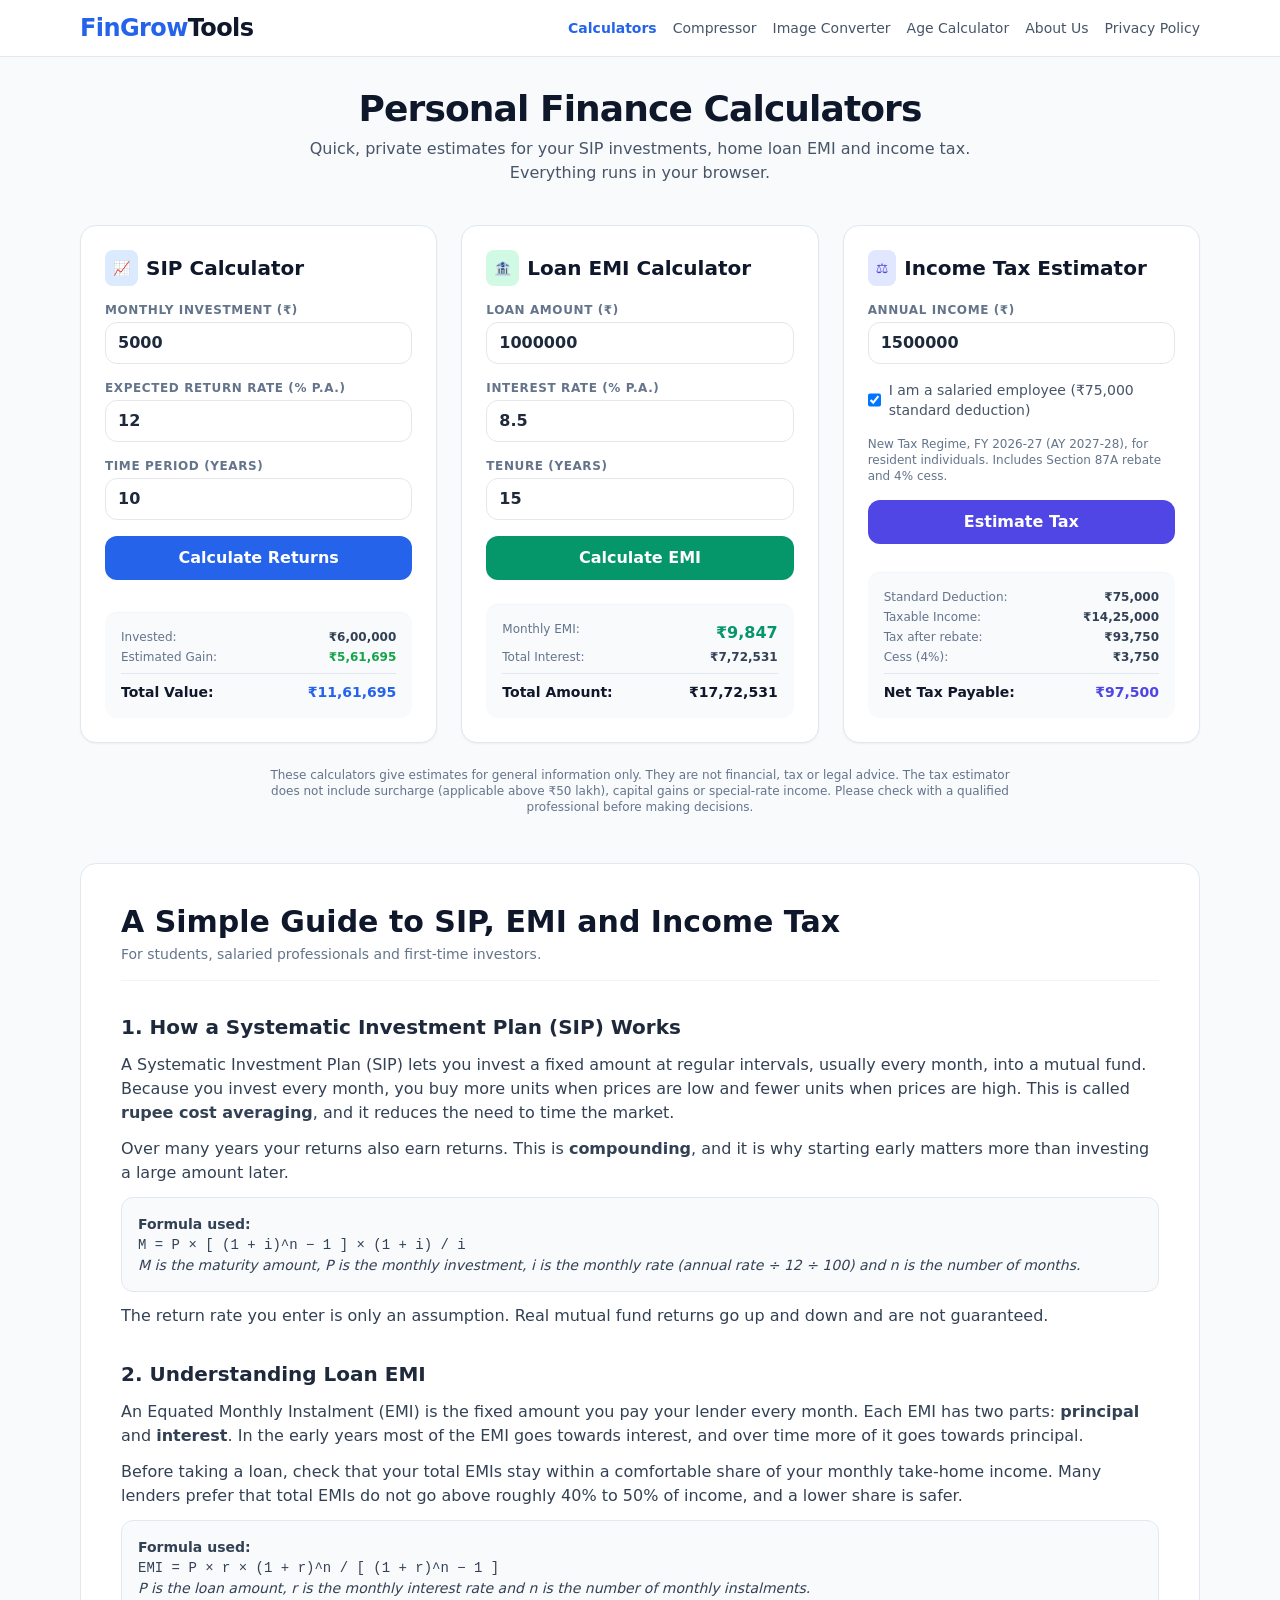
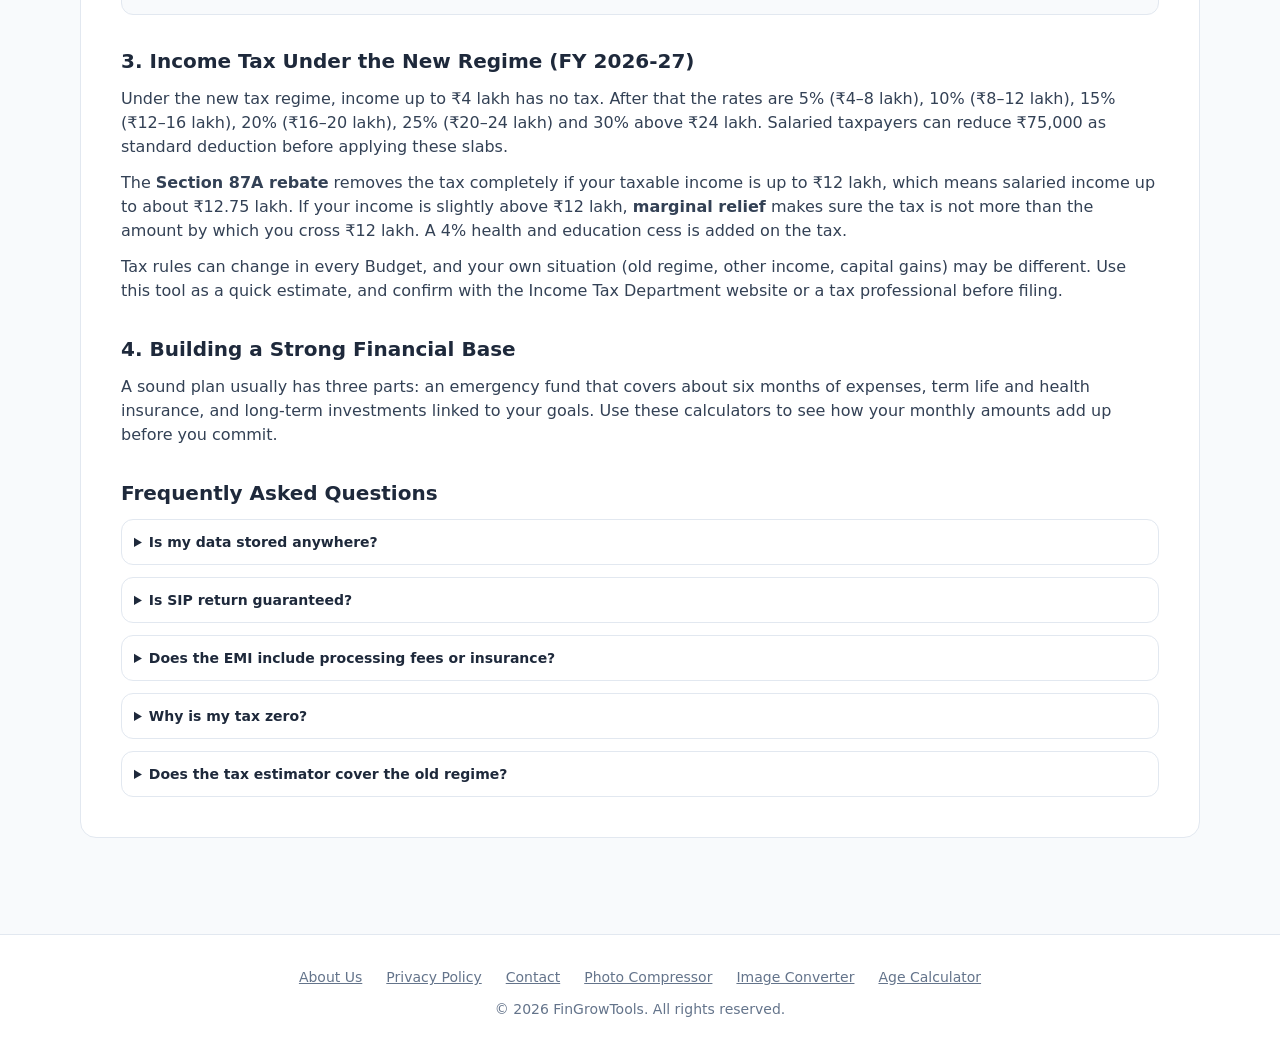
<file: index.html>
<!DOCTYPE html>
<html lang="en">
<head>
  <meta charset="UTF-8" />
  <meta name="viewport" content="width=device-width, initial-scale=1.0" />
  <meta name="google-site-verification" content="QLGSGB8q8agdGvZuimjBGNTN9xyQhORNmEK_pUxUBtU" />
  <title>FinGrowTools - Free SIP, EMI &amp; Income Tax Calculators</title>
  <meta name="description" content="Free online SIP calculator, loan EMI calculator and New Regime income tax estimator for FY 2026-27 with standard deduction, rebate and cess. Fast, private and easy to use." />
  <link rel="stylesheet" href="style.css" />
  <!-- Google AdSense -->
  <script async src="https://pagead2.googlesyndication.com/pagead/js/adsbygoogle.js?client=ca-pub-7999276757460411" crossorigin="anonymous"></script>
</head>
<body class="bg-slate-50 text-slate-800 font-sans min-h-screen flex flex-col justify-between">

  <header class="bg-white border-b border-slate-200 sticky top-0 z-50">
    <div class="max-w-6xl mx-auto px-4 py-3 flex flex-wrap items-center justify-between gap-2">
      <a href="/" class="text-2xl font-black tracking-tight text-blue-600">FinGrow<span class="text-slate-900">Tools</span></a>
      <nav class="flex flex-wrap items-center gap-x-4 gap-y-1 text-sm font-medium text-slate-600">
        <a href="/" class="text-blue-600 font-bold">Calculators</a>
        <a href="compressor.html" class="hover:text-blue-600">Compressor</a>
        <a href="image-converter.html" class="hover:text-blue-600">Image Converter</a>
        <a href="age-calculator.html" class="hover:text-blue-600">Age Calculator</a>
        <a href="about.html" class="hover:text-blue-600">About Us</a>
        <a href="privacy.html" class="hover:text-blue-600">Privacy Policy</a>
      </nav>
    </div>
  </header>

  <main class="max-w-6xl mx-auto px-4 py-8 flex-grow w-full">

    <div class="text-center max-w-2xl mx-auto mb-10">
      <h1 class="text-3xl sm:text-4xl font-extrabold text-slate-900 tracking-tight">Personal Finance Calculators</h1>
      <p class="mt-2 text-slate-600 text-sm sm:text-base">Quick, private estimates for your SIP investments, home loan EMI and income tax. Everything runs in your browser.</p>
    </div>

    <div class="grid grid-cols-1 md:grid-cols-3 gap-6">

      <!-- SIP -->
      <section class="bg-white p-6 rounded-2xl shadow-sm border border-slate-200 flex flex-col justify-between">
        <div>
          <h2 class="text-xl font-bold text-slate-900 mb-4 flex items-center gap-2">
            <span class="p-2 bg-blue-100 text-blue-600 rounded-lg text-sm">📈</span> SIP Calculator
          </h2>
          <div class="space-y-4">
            <div>
              <label for="sipAmount" class="block text-xs font-semibold text-slate-500 uppercase tracking-wider mb-1">Monthly Investment (₹)</label>
              <input type="number" id="sipAmount" value="5000" min="0" inputmode="decimal" oninput="calculateSIP()" class="w-full px-3 py-2 border rounded-xl font-semibold text-slate-800 focus:outline-blue-500" />
            </div>
            <div>
              <label for="sipRate" class="block text-xs font-semibold text-slate-500 uppercase tracking-wider mb-1">Expected Return Rate (% p.a.)</label>
              <input type="number" id="sipRate" value="12" min="0" step="0.1" inputmode="decimal" oninput="calculateSIP()" class="w-full px-3 py-2 border rounded-xl font-semibold text-slate-800 focus:outline-blue-500" />
            </div>
            <div>
              <label for="sipYears" class="block text-xs font-semibold text-slate-500 uppercase tracking-wider mb-1">Time Period (Years)</label>
              <input type="number" id="sipYears" value="10" min="0" inputmode="decimal" oninput="calculateSIP()" class="w-full px-3 py-2 border rounded-xl font-semibold text-slate-800 focus:outline-blue-500" />
            </div>
            <button type="button" onclick="calculateSIP()" class="w-full bg-blue-600 hover:bg-blue-700 text-white font-bold py-2.5 rounded-xl transition">Calculate Returns</button>
          </div>
        </div>
        <div class="mt-6 pt-4 border-t border-slate-100 bg-slate-50 p-4 rounded-xl">
          <div class="flex justify-between text-xs text-slate-500 mb-1">Invested: <span id="sipInvested" class="font-bold text-slate-700">-</span></div>
          <div class="flex justify-between text-xs text-slate-500 mb-1">Estimated Gain: <span id="sipGain" class="font-bold text-green-600">-</span></div>
          <div class="flex justify-between text-sm font-bold text-slate-900 mt-2 border-t border-slate-200 pt-2">Total Value: <span id="sipTotal" class="text-blue-600">-</span></div>
        </div>
      </section>

      <!-- EMI -->
      <section class="bg-white p-6 rounded-2xl shadow-sm border border-slate-200 flex flex-col justify-between">
        <div>
          <h2 class="text-xl font-bold text-slate-900 mb-4 flex items-center gap-2">
            <span class="p-2 bg-emerald-100 text-emerald-600 rounded-lg text-sm">🏦</span> Loan EMI Calculator
          </h2>
          <div class="space-y-4">
            <div>
              <label for="emiPrincipal" class="block text-xs font-semibold text-slate-500 uppercase tracking-wider mb-1">Loan Amount (₹)</label>
              <input type="number" id="emiPrincipal" value="1000000" min="0" inputmode="decimal" oninput="calculateEMI()" class="w-full px-3 py-2 border rounded-xl font-semibold text-slate-800 focus:outline-emerald-500" />
            </div>
            <div>
              <label for="emiRate" class="block text-xs font-semibold text-slate-500 uppercase tracking-wider mb-1">Interest Rate (% p.a.)</label>
              <input type="number" id="emiRate" value="8.5" min="0" step="0.1" inputmode="decimal" oninput="calculateEMI()" class="w-full px-3 py-2 border rounded-xl font-semibold text-slate-800 focus:outline-emerald-500" />
            </div>
            <div>
              <label for="emiYears" class="block text-xs font-semibold text-slate-500 uppercase tracking-wider mb-1">Tenure (Years)</label>
              <input type="number" id="emiYears" value="15" min="0" inputmode="decimal" oninput="calculateEMI()" class="w-full px-3 py-2 border rounded-xl font-semibold text-slate-800 focus:outline-emerald-500" />
            </div>
            <button type="button" onclick="calculateEMI()" class="w-full bg-emerald-600 hover:bg-emerald-700 text-white font-bold py-2.5 rounded-xl transition">Calculate EMI</button>
          </div>
        </div>
        <div class="mt-6 pt-4 border-t border-slate-100 bg-slate-50 p-4 rounded-xl">
          <div class="flex justify-between text-xs text-slate-500 mb-1">Monthly EMI: <span id="monthlyEmi" class="font-bold text-emerald-600 text-base">-</span></div>
          <div class="flex justify-between text-xs text-slate-500 mb-1">Total Interest: <span id="totalInterest" class="font-bold text-slate-700">-</span></div>
          <div class="flex justify-between text-sm font-bold text-slate-900 mt-2 border-t border-slate-200 pt-2">Total Amount: <span id="totalPayment" class="text-slate-900">-</span></div>
        </div>
      </section>

      <!-- Tax -->
      <section class="bg-white p-6 rounded-2xl shadow-sm border border-slate-200 flex flex-col justify-between">
        <div>
          <h2 class="text-xl font-bold text-slate-900 mb-4 flex items-center gap-2">
            <span class="p-2 bg-indigo-100 text-indigo-600 rounded-lg text-sm">⚖️</span> Income Tax Estimator
          </h2>
          <div class="space-y-4">
            <div>
              <label for="annualIncome" class="block text-xs font-semibold text-slate-500 uppercase tracking-wider mb-1">Annual Income (₹)</label>
              <input type="number" id="annualIncome" value="1500000" min="0" inputmode="decimal" oninput="calculateTax()" class="w-full px-3 py-2 border rounded-xl font-semibold text-slate-800 focus:outline-indigo-500" />
            </div>
            <label class="flex items-center gap-2 text-sm text-slate-600">
              <input type="checkbox" id="isSalaried" checked onchange="calculateTax()" class="w-4 h-4" />
              I am a salaried employee (₹75,000 standard deduction)
            </label>
            <p class="text-xs text-slate-500">New Tax Regime, FY 2026-27 (AY 2027-28), for resident individuals. Includes Section 87A rebate and 4% cess.</p>
            <button type="button" onclick="calculateTax()" class="w-full bg-indigo-600 hover:bg-indigo-700 text-white font-bold py-2.5 rounded-xl transition">Estimate Tax</button>
          </div>
        </div>
        <div class="mt-6 pt-4 border-t border-slate-100 bg-slate-50 p-4 rounded-xl">
          <div class="flex justify-between text-xs text-slate-500 mb-1">Standard Deduction: <span id="stdDed" class="font-bold text-slate-700">-</span></div>
          <div class="flex justify-between text-xs text-slate-500 mb-1">Taxable Income: <span id="taxableIncome" class="font-bold text-slate-700">-</span></div>
          <div class="flex justify-between text-xs text-slate-500 mb-1">Tax after rebate: <span id="taxBeforeCess" class="font-bold text-slate-700">-</span></div>
          <div class="flex justify-between text-xs text-slate-500 mb-1">Cess (4%): <span id="cessAmt" class="font-bold text-slate-700">-</span></div>
          <div class="flex justify-between text-sm font-bold text-slate-900 mt-2 border-t border-slate-200 pt-2">Net Tax Payable: <span id="netTax" class="text-indigo-600">-</span></div>
        </div>
      </section>

    </div>

    <p class="mt-6 text-center text-xs text-slate-500 max-w-3xl mx-auto">
      These calculators give estimates for general information only. They are not financial, tax or legal advice. The tax estimator does not include surcharge (applicable above ₹50 lakh), capital gains or special-rate income. Please check with a qualified professional before making decisions.
    </p>

    <!-- Guide -->
    <article class="mt-12 bg-white p-8 sm:p-10 rounded-2xl border border-slate-200 text-slate-700 text-sm sm:text-base leading-relaxed space-y-8">
      <div class="border-b border-slate-100 pb-4">
        <h2 class="text-2xl sm:text-3xl font-extrabold text-slate-900">A Simple Guide to SIP, EMI and Income Tax</h2>
        <p class="text-slate-500 text-xs sm:text-sm mt-1">For students, salaried professionals and first-time investors.</p>
      </div>

      <section class="space-y-3">
        <h3 class="text-xl font-bold text-slate-800">1. How a Systematic Investment Plan (SIP) Works</h3>
        <p>A Systematic Investment Plan (SIP) lets you invest a fixed amount at regular intervals, usually every month, into a mutual fund. Because you invest every month, you buy more units when prices are low and fewer units when prices are high. This is called <strong>rupee cost averaging</strong>, and it reduces the need to time the market.</p>
        <p>Over many years your returns also earn returns. This is <strong>compounding</strong>, and it is why starting early matters more than investing a large amount later.</p>
        <div class="bg-slate-50 p-4 rounded-xl border border-slate-200 text-xs sm:text-sm">
          <strong>Formula used:</strong><br />
          <code>M = P × [ (1 + i)^n − 1 ] × (1 + i) / i</code><br />
          <em>M is the maturity amount, P is the monthly investment, i is the monthly rate (annual rate ÷ 12 ÷ 100) and n is the number of months.</em>
        </div>
        <p>The return rate you enter is only an assumption. Real mutual fund returns go up and down and are not guaranteed.</p>
      </section>

      <section class="space-y-3">
        <h3 class="text-xl font-bold text-slate-800">2. Understanding Loan EMI</h3>
        <p>An Equated Monthly Instalment (EMI) is the fixed amount you pay your lender every month. Each EMI has two parts: <strong>principal</strong> and <strong>interest</strong>. In the early years most of the EMI goes towards interest, and over time more of it goes towards principal.</p>
        <p>Before taking a loan, check that your total EMIs stay within a comfortable share of your monthly take-home income. Many lenders prefer that total EMIs do not go above roughly 40% to 50% of income, and a lower share is safer.</p>
        <div class="bg-slate-50 p-4 rounded-xl border border-slate-200 text-xs sm:text-sm">
          <strong>Formula used:</strong><br />
          <code>EMI = P × r × (1 + r)^n / [ (1 + r)^n − 1 ]</code><br />
          <em>P is the loan amount, r is the monthly interest rate and n is the number of monthly instalments.</em>
        </div>
      </section>

      <section class="space-y-3">
        <h3 class="text-xl font-bold text-slate-800">3. Income Tax Under the New Regime (FY 2026-27)</h3>
        <p>Under the new tax regime, income up to ₹4 lakh has no tax. After that the rates are 5% (₹4–8 lakh), 10% (₹8–12 lakh), 15% (₹12–16 lakh), 20% (₹16–20 lakh), 25% (₹20–24 lakh) and 30% above ₹24 lakh. Salaried taxpayers can reduce ₹75,000 as standard deduction before applying these slabs.</p>
        <p>The <strong>Section 87A rebate</strong> removes the tax completely if your taxable income is up to ₹12 lakh, which means salaried income up to about ₹12.75 lakh. If your income is slightly above ₹12 lakh, <strong>marginal relief</strong> makes sure the tax is not more than the amount by which you cross ₹12 lakh. A 4% health and education cess is added on the tax.</p>
        <p>Tax rules can change in every Budget, and your own situation (old regime, other income, capital gains) may be different. Use this tool as a quick estimate, and confirm with the Income Tax Department website or a tax professional before filing.</p>
      </section>

      <section class="space-y-3">
        <h3 class="text-xl font-bold text-slate-800">4. Building a Strong Financial Base</h3>
        <p>A sound plan usually has three parts: an emergency fund that covers about six months of expenses, term life and health insurance, and long-term investments linked to your goals. Use these calculators to see how your monthly amounts add up before you commit.</p>
      </section>

      <section class="space-y-3">
        <h3 class="text-xl font-bold text-slate-800">Frequently Asked Questions</h3>
        <div class="space-y-3 text-sm">
          <details class="border border-slate-200 rounded-xl p-3">
            <summary class="font-semibold text-slate-800 cursor-pointer">Is my data stored anywhere?</summary>
            <p class="mt-2">No. All calculations happen in your browser. The numbers you type are not sent to our servers.</p>
          </details>
          <details class="border border-slate-200 rounded-xl p-3">
            <summary class="font-semibold text-slate-800 cursor-pointer">Is SIP return guaranteed?</summary>
            <p class="mt-2">No. The calculator uses the rate you enter as an assumption. Actual market-linked returns can be higher or lower.</p>
          </details>
          <details class="border border-slate-200 rounded-xl p-3">
            <summary class="font-semibold text-slate-800 cursor-pointer">Does the EMI include processing fees or insurance?</summary>
            <p class="mt-2">No. It only shows the EMI from the loan amount, interest rate and tenure. Fees and insurance are extra.</p>
          </details>
          <details class="border border-slate-200 rounded-xl p-3">
            <summary class="font-semibold text-slate-800 cursor-pointer">Why is my tax zero?</summary>
            <p class="mt-2">Under the new regime, taxable income up to ₹12 lakh gets a full rebate under Section 87A. For salaried people this is about ₹12.75 lakh of income after the ₹75,000 standard deduction.</p>
          </details>
          <details class="border border-slate-200 rounded-xl p-3">
            <summary class="font-semibold text-slate-800 cursor-pointer">Does the tax estimator cover the old regime?</summary>
            <p class="mt-2">Not at the moment. It covers the new regime only, without surcharge, capital gains or special-rate income.</p>
          </details>
        </div>
      </section>
    </article>

  </main>

  <footer class="mt-16 py-8 border-t border-slate-200 bg-white text-center text-sm text-slate-500">
    <div class="flex flex-wrap justify-center gap-x-6 gap-y-2 mb-3 font-medium">
      <a href="about.html" class="hover:text-blue-600 underline">About Us</a>
      <a href="privacy.html" class="hover:text-blue-600 underline">Privacy Policy</a>
      <a href="about.html#contact" class="hover:text-blue-600 underline">Contact</a>
      <a href="compressor.html" class="hover:text-blue-600 underline">Photo Compressor</a>
      <a href="image-converter.html" class="hover:text-blue-600 underline">Image Converter</a>
      <a href="age-calculator.html" class="hover:text-blue-600 underline">Age Calculator</a>
    </div>
    <p>© 2026 FinGrowTools. All rights reserved.</p>
  </footer>

  <script>
    function num(id) {
      const v = parseFloat(document.getElementById(id).value);
      return isNaN(v) || v < 0 ? 0 : v;
    }
    function inr(x) {
      return '₹' + Math.round(x).toLocaleString('en-IN');
    }
    function setText(id, text) {
      document.getElementById(id).innerText = text;
    }

    function calculateSIP() {
      const P = num('sipAmount');
      const r = num('sipRate') / 12 / 100;
      const n = Math.round(num('sipYears') * 12);
      const invested = P * n;
      const maturity = r > 0 ? P * ((Math.pow(1 + r, n) - 1) / r) * (1 + r) : invested;

      setText('sipInvested', inr(invested));
      setText('sipGain', inr(maturity - invested));
      setText('sipTotal', inr(maturity));
    }

    function calculateEMI() {
      const P = num('emiPrincipal');
      const r = num('emiRate') / 12 / 100;
      const n = Math.round(num('emiYears') * 12);

      let emi = 0;
      if (n > 0) {
        emi = r > 0
          ? (P * r * Math.pow(1 + r, n)) / (Math.pow(1 + r, n) - 1)
          : P / n;
      }
      const total = emi * n;

      setText('monthlyEmi', inr(emi));
      setText('totalInterest', inr(total - P));
      setText('totalPayment', inr(total));
    }

    // New regime slabs, FY 2026-27
    function slabTax(t) {
      const slabs = [
        [400000, 0],
        [800000, 0.05],
        [1200000, 0.10],
        [1600000, 0.15],
        [2000000, 0.20],
        [2400000, 0.25]
      ];
      let tax = 0;
      let prev = 0;
      for (let i = 0; i < slabs.length; i++) {
        const limit = slabs[i][0];
        const rate = slabs[i][1];
        if (t > prev) tax += (Math.min(t, limit) - prev) * rate;
        prev = limit;
      }
      if (t > 2400000) tax += (t - 2400000) * 0.30;
      return tax;
    }

    function calculateTax() {
      const gross = num('annualIncome');
      const salaried = document.getElementById('isSalaried').checked;
      const std = salaried ? Math.min(75000, gross) : 0;
      const taxable = Math.max(0, gross - std);

      let tax = slabTax(taxable);
      if (taxable <= 1200000) {
        tax = 0; // Section 87A rebate (up to 60,000)
      } else {
        tax = Math.min(tax, taxable - 1200000); // marginal relief
      }
      const cess = tax * 0.04;

      setText('stdDed', inr(std));
      setText('taxableIncome', inr(taxable));
      setText('taxBeforeCess', inr(tax));
      setText('cessAmt', inr(cess));
      setText('netTax', inr(tax + cess));
    }

    calculateSIP();
    calculateEMI();
    calculateTax();
  </script>
</body>
</html>
</file>
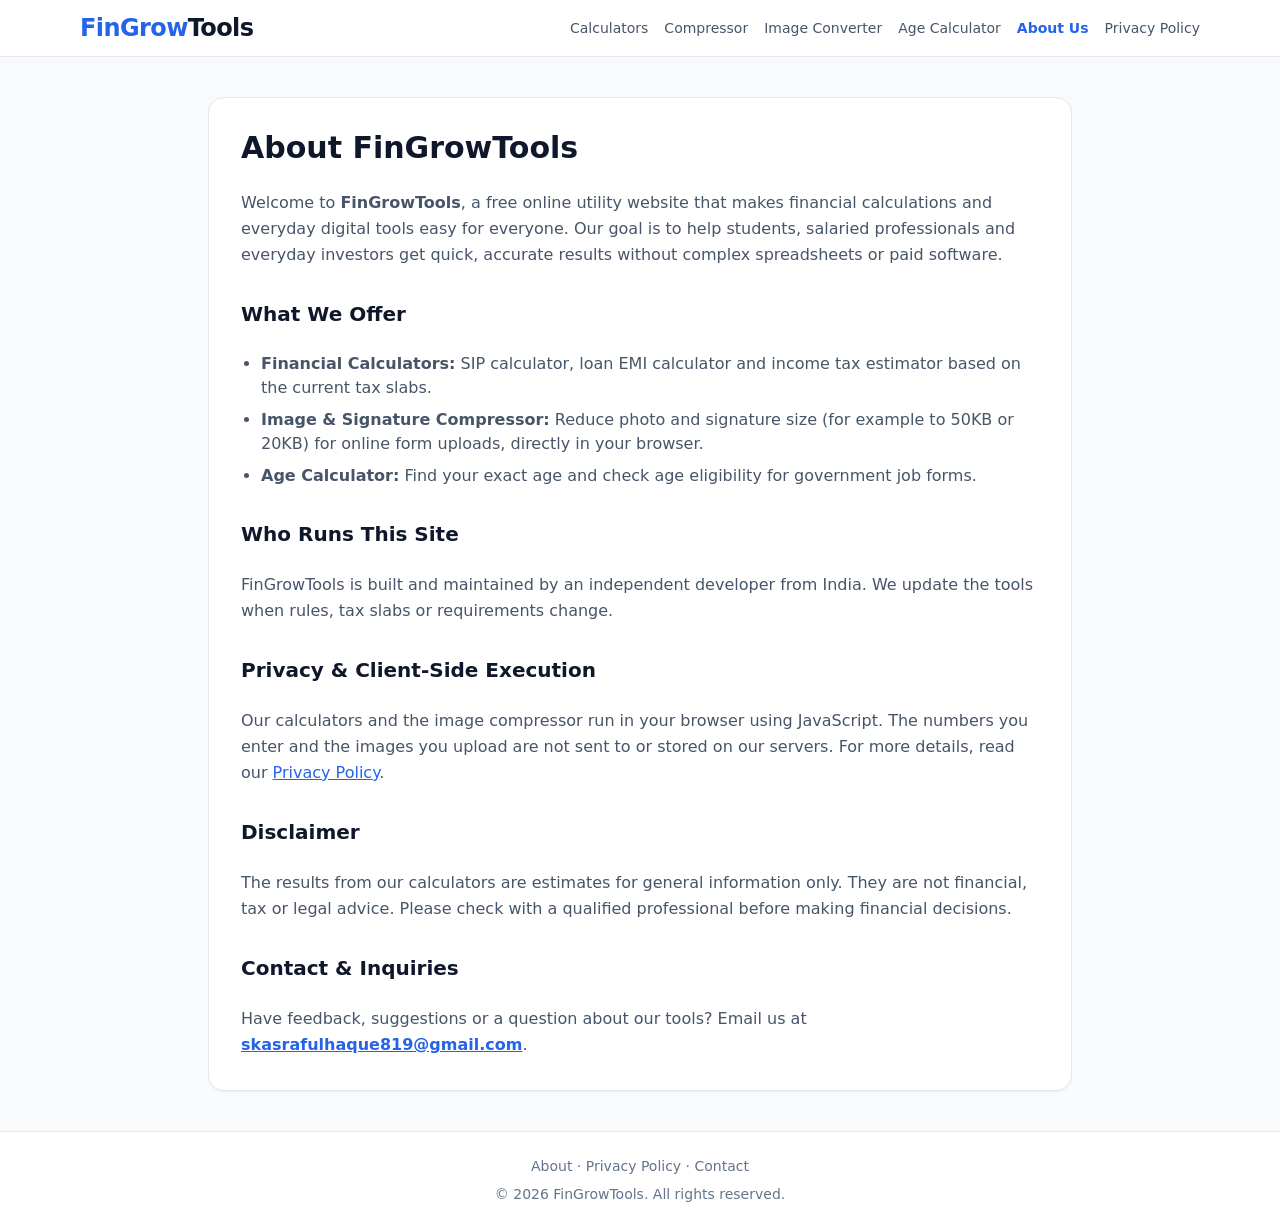
<file: about.html>
<!DOCTYPE html>
<html lang="en">
<head>
  <meta charset="UTF-8" />
  <meta name="viewport" content="width=device-width, initial-scale=1.0" />
  <title>About Us - FinGrowTools</title>
  <meta name="description" content="FinGrowTools offers free SIP, EMI and income tax calculators, an image and signature compressor, and an age calculator for govt job eligibility." />
  <link rel="stylesheet" href="style.css" />
</head>
<body class="bg-slate-50 text-slate-800 font-sans min-h-screen flex flex-col justify-between">
  <header class="bg-white border-b border-slate-200 sticky top-0 z-50">
    <div class="max-w-6xl mx-auto px-4 py-3 flex flex-wrap items-center justify-between gap-2">
      <a href="/" class="text-2xl font-black tracking-tight text-blue-600">FinGrow<span class="text-slate-900">Tools</span></a>
      <nav class="flex flex-wrap items-center gap-x-4 gap-y-1 text-sm font-medium text-slate-600">
        <a href="/" class="hover:text-blue-600">Calculators</a>
        <a href="compressor.html" class="hover:text-blue-600">Compressor</a>
        <a href="image-converter.html" class="hover:text-blue-600">Image Converter</a>
        <a href="age-calculator.html" class="hover:text-blue-600">Age Calculator</a>
        <a href="about.html" class="text-blue-600 font-bold">About Us</a>
        <a href="privacy.html" class="hover:text-blue-600">Privacy Policy</a>
      </nav>
    </div>
  </header>

  <main class="max-w-4xl mx-auto px-4 py-10 flex-grow w-full">
    <div class="bg-white p-8 rounded-2xl border border-slate-200 shadow-sm space-y-6">
      <h1 class="text-3xl font-extrabold text-slate-900">About FinGrowTools</h1>
      <p class="text-slate-600 leading-relaxed">
        Welcome to <strong>FinGrowTools</strong>, a free online utility website that makes financial calculations and everyday digital tools easy for everyone. Our goal is to help students, salaried professionals and everyday investors get quick, accurate results without complex spreadsheets or paid software.
      </p>

      <h2 class="text-xl font-bold text-slate-900 pt-2">What We Offer</h2>
      <ul class="list-disc pl-5 space-y-2 text-slate-600">
        <li><strong>Financial Calculators:</strong> SIP calculator, loan EMI calculator and income tax estimator based on the current tax slabs.</li>
        <li><strong>Image &amp; Signature Compressor:</strong> Reduce photo and signature size (for example to 50KB or 20KB) for online form uploads, directly in your browser.</li>
        <li><strong>Age Calculator:</strong> Find your exact age and check age eligibility for government job forms.</li>
      </ul>

      <h2 class="text-xl font-bold text-slate-900 pt-2">Who Runs This Site</h2>
      <p class="text-slate-600 leading-relaxed">
        FinGrowTools is built and maintained by an independent developer from India. We update the tools when rules, tax slabs or requirements change.
      </p>

      <h2 class="text-xl font-bold text-slate-900 pt-2">Privacy &amp; Client-Side Execution</h2>
      <p class="text-slate-600 leading-relaxed">
        Our calculators and the image compressor run in your browser using JavaScript. The numbers you enter and the images you upload are not sent to or stored on our servers. For more details, read our <a href="privacy.html" class="text-blue-600 underline">Privacy Policy</a>.
      </p>

      <h2 class="text-xl font-bold text-slate-900 pt-2">Disclaimer</h2>
      <p class="text-slate-600 leading-relaxed">
        The results from our calculators are estimates for general information only. They are not financial, tax or legal advice. Please check with a qualified professional before making financial decisions.
      </p>

      <h2 id="contact" class="text-xl font-bold text-slate-900 pt-2">Contact &amp; Inquiries</h2>
      <p class="text-slate-600 leading-relaxed">
        Have feedback, suggestions or a question about our tools? Email us at <a href="mailto:skasrafulhaque819@gmail.com" class="text-blue-600 font-semibold underline">skasrafulhaque819@gmail.com</a>.
      </p>
    </div>
  </main>

  <footer class="py-6 border-t border-slate-200 bg-white text-center text-sm text-slate-500">
    <p class="mb-2">
      <a href="about.html" class="hover:text-blue-600">About</a> ·
      <a href="privacy.html" class="hover:text-blue-600">Privacy Policy</a> ·
      <a href="about.html#contact" class="hover:text-blue-600">Contact</a>
    </p>
    <p>© 2026 FinGrowTools. All rights reserved.</p>
  </footer>
</body>
</html>
</file>
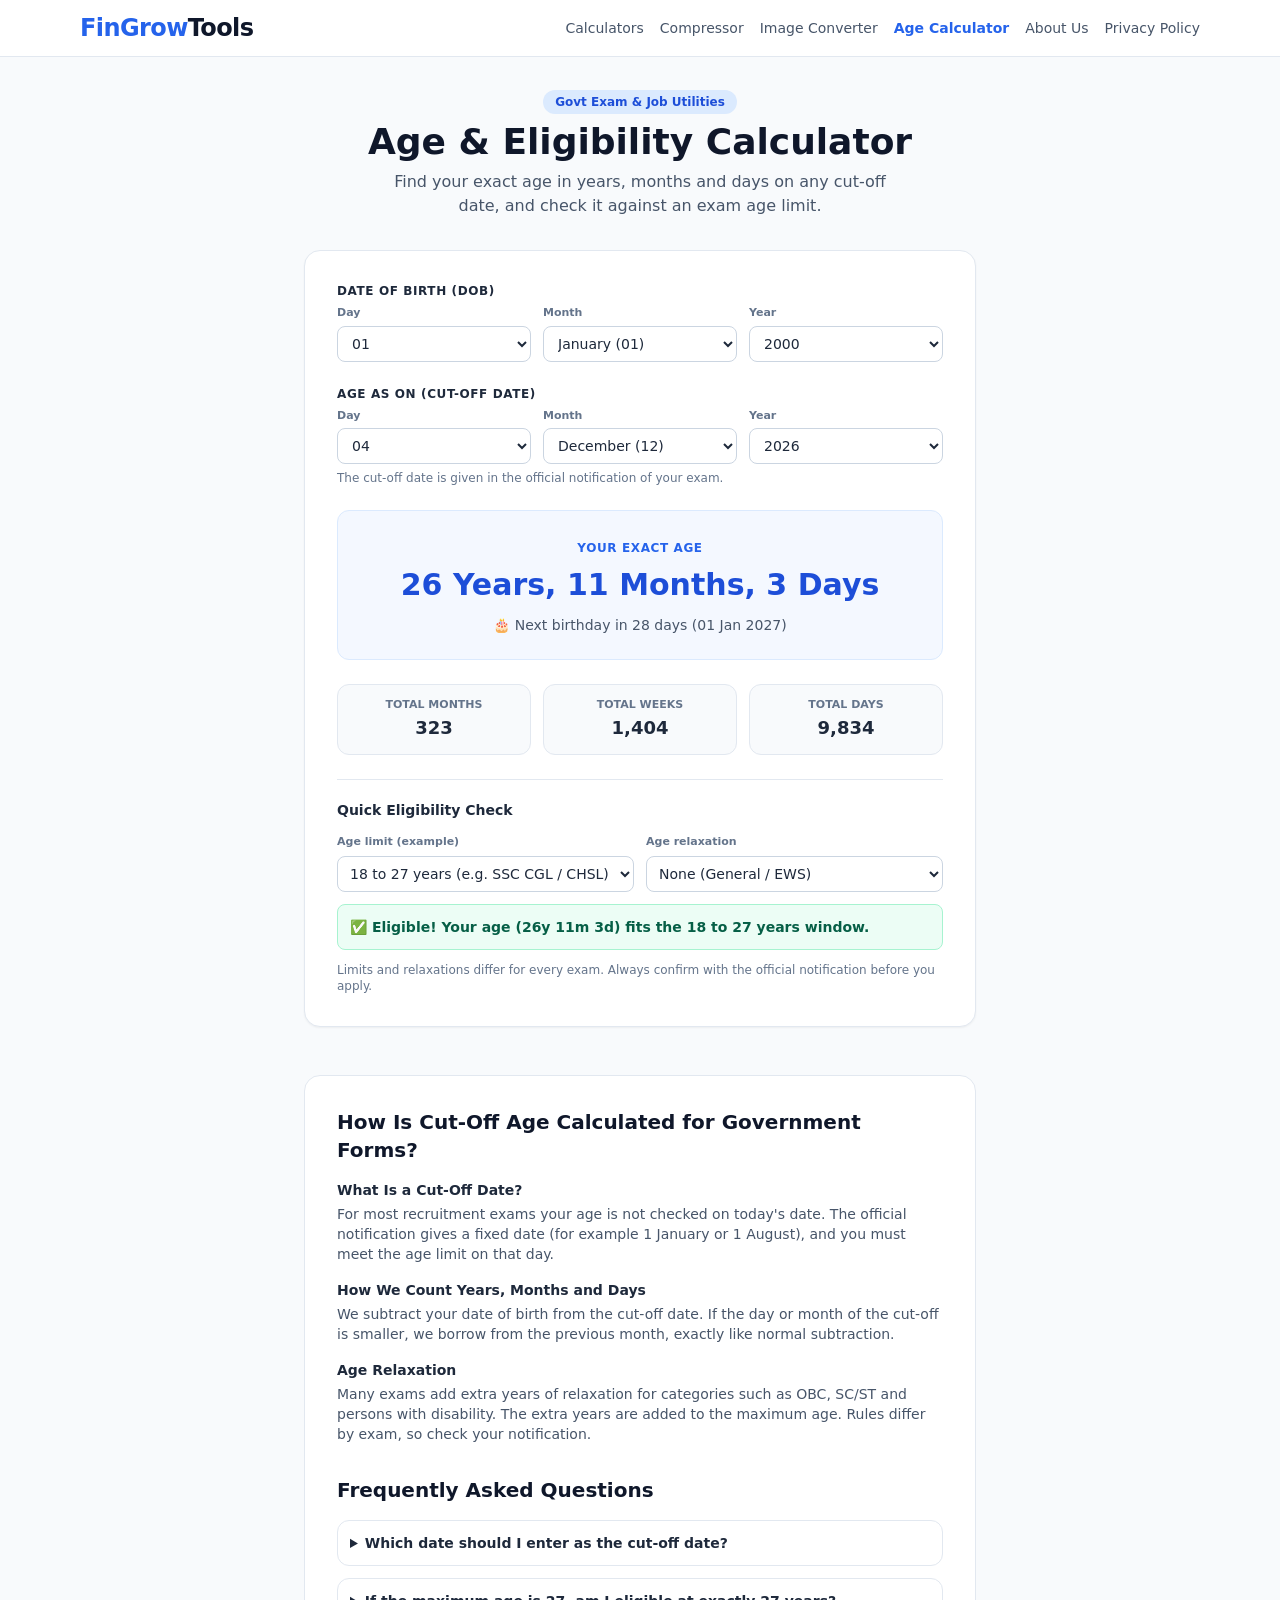
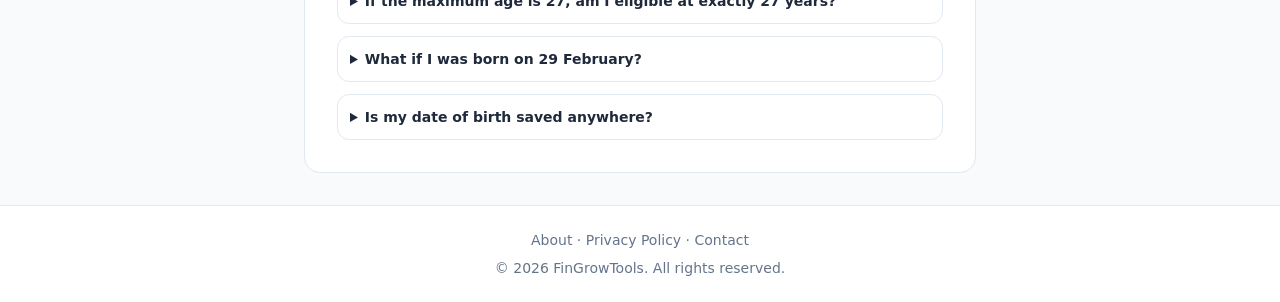
<file: age-calculator.html>
<!DOCTYPE html>
<html lang="en">
<head>
  <meta charset="UTF-8" />
  <meta name="viewport" content="width=device-width, initial-scale=1.0" />
  <title>Exact Age Calculator &amp; Govt Job Eligibility Check - FinGrowTools</title>
  <meta name="description" content="Free online Age Calculator for SSC, Railway, UPSC and State Govt forms. Find your exact age in years, months and days on any cut-off date, with age relaxation and eligibility check." />
  <link rel="stylesheet" href="style.css" />
  <!-- Google AdSense -->
  <script async src="https://pagead2.googlesyndication.com/pagead/js/adsbygoogle.js?client=ca-pub-7999276757460411" crossorigin="anonymous"></script>
</head>
<body class="bg-slate-50 text-slate-800 font-sans min-h-screen flex flex-col justify-between">

  <header class="bg-white border-b border-slate-200 sticky top-0 z-50">
    <div class="max-w-6xl mx-auto px-4 py-3 flex flex-wrap items-center justify-between gap-2">
      <a href="/" class="text-2xl font-black tracking-tight text-blue-600">FinGrow<span class="text-slate-900">Tools</span></a>
      <nav class="flex flex-wrap items-center gap-x-4 gap-y-1 text-sm font-medium text-slate-600">
        <a href="/" class="hover:text-blue-600">Calculators</a>
        <a href="compressor.html" class="hover:text-blue-600">Compressor</a>
        <a href="image-converter.html" class="hover:text-blue-600">Image Converter</a>
        <a href="age-calculator.html" class="text-blue-600 font-bold">Age Calculator</a>
        <a href="about.html" class="hover:text-blue-600">About Us</a>
        <a href="privacy.html" class="hover:text-blue-600">Privacy Policy</a>
      </nav>
    </div>
  </header>

  <main class="max-w-4xl mx-auto px-4 py-8 flex-grow w-full">
    <div class="text-center mb-8">
      <span class="inline-block px-3 py-1 bg-blue-100 text-blue-700 text-xs font-semibold rounded-full mb-2">Govt Exam &amp; Job Utilities</span>
      <h1 class="text-3xl sm:text-4xl font-extrabold text-slate-900 mb-2">Age &amp; Eligibility Calculator</h1>
      <p class="text-slate-600 max-w-lg mx-auto text-sm sm:text-base">
        Find your exact age in years, months and days on any cut-off date, and check it against an exam age limit.
      </p>
    </div>

    <div class="bg-white border border-slate-200 rounded-2xl shadow-sm p-6 sm:p-8 max-w-2xl mx-auto space-y-6">

      <!-- DOB -->
      <div class="space-y-1.5">
        <label class="block text-xs font-bold uppercase tracking-wider text-slate-800">Date of Birth (DOB)</label>
        <div class="grid grid-cols-3 gap-3">
          <div>
            <label for="dobDay" class="block text-[11px] font-semibold text-slate-500 mb-1">Day</label>
            <select id="dobDay" onchange="calculateAge()" class="w-full px-2.5 py-2 border border-slate-300 rounded-lg text-sm bg-white font-medium"></select>
          </div>
          <div>
            <label for="dobMonth" class="block text-[11px] font-semibold text-slate-500 mb-1">Month</label>
            <select id="dobMonth" onchange="onMonthYearChange()" class="w-full px-2.5 py-2 border border-slate-300 rounded-lg text-sm bg-white font-medium"></select>
          </div>
          <div>
            <label for="dobYear" class="block text-[11px] font-semibold text-slate-500 mb-1">Year</label>
            <select id="dobYear" onchange="onMonthYearChange()" class="w-full px-2.5 py-2 border border-slate-300 rounded-lg text-sm bg-white font-medium"></select>
          </div>
        </div>
      </div>

      <!-- Cut-off -->
      <div class="space-y-1.5">
        <label class="block text-xs font-bold uppercase tracking-wider text-slate-800">Age as on (Cut-off Date)</label>
        <div class="grid grid-cols-3 gap-3">
          <div>
            <label for="targetDay" class="block text-[11px] font-semibold text-slate-500 mb-1">Day</label>
            <select id="targetDay" onchange="calculateAge()" class="w-full px-2.5 py-2 border border-slate-300 rounded-lg text-sm bg-white font-medium"></select>
          </div>
          <div>
            <label for="targetMonth" class="block text-[11px] font-semibold text-slate-500 mb-1">Month</label>
            <select id="targetMonth" onchange="onMonthYearChange()" class="w-full px-2.5 py-2 border border-slate-300 rounded-lg text-sm bg-white font-medium"></select>
          </div>
          <div>
            <label for="targetYear" class="block text-[11px] font-semibold text-slate-500 mb-1">Year</label>
            <select id="targetYear" onchange="onMonthYearChange()" class="w-full px-2.5 py-2 border border-slate-300 rounded-lg text-sm bg-white font-medium"></select>
          </div>
        </div>
        <p class="text-xs text-slate-500">The cut-off date is given in the official notification of your exam.</p>
      </div>

      <!-- Result -->
      <div id="resultBox" class="p-6 bg-blue-50/70 border border-blue-100 rounded-xl text-center space-y-2">
        <span class="text-xs uppercase font-bold tracking-wider text-blue-600">Your Exact Age</span>
        <div id="mainAgeText" class="text-2xl sm:text-3xl font-extrabold text-blue-700">Calculating...</div>
        <p id="nextBirthdayText" class="text-xs sm:text-sm text-slate-600 pt-1 font-medium"></p>
      </div>

      <div class="grid grid-cols-3 gap-3 text-center">
        <div class="bg-slate-50 border border-slate-200 p-3 rounded-xl">
          <span class="block text-[11px] font-semibold text-slate-500 uppercase">Total Months</span>
          <span id="totalMonths" class="text-base sm:text-lg font-bold text-slate-800">-</span>
        </div>
        <div class="bg-slate-50 border border-slate-200 p-3 rounded-xl">
          <span class="block text-[11px] font-semibold text-slate-500 uppercase">Total Weeks</span>
          <span id="totalWeeks" class="text-base sm:text-lg font-bold text-slate-800">-</span>
        </div>
        <div class="bg-slate-50 border border-slate-200 p-3 rounded-xl">
          <span class="block text-[11px] font-semibold text-slate-500 uppercase">Total Days</span>
          <span id="totalDays" class="text-base sm:text-lg font-bold text-slate-800">-</span>
        </div>
      </div>

      <!-- Eligibility -->
      <div class="border-t border-slate-200 pt-5 space-y-3">
        <h3 class="text-sm font-bold text-slate-800">Quick Eligibility Check</h3>

        <div class="grid sm:grid-cols-2 gap-3 text-xs sm:text-sm text-slate-600">
          <div>
            <label for="examCriteria" class="block text-[11px] font-semibold text-slate-500 mb-1">Age limit (example)</label>
            <select id="examCriteria" onchange="onCriteriaChange()" class="w-full border border-slate-300 rounded-lg px-2 py-2 text-slate-800 bg-white">
              <option value="18-27">18 to 27 years (e.g. SSC CGL / CHSL)</option>
              <option value="18-30">18 to 30 years</option>
              <option value="21-32">21 to 32 years (e.g. UPSC Civil Services, General)</option>
              <option value="18-35">18 to 35 years</option>
              <option value="custom">Custom (enter your own)</option>
            </select>
          </div>
          <div>
            <label for="relaxation" class="block text-[11px] font-semibold text-slate-500 mb-1">Age relaxation</label>
            <select id="relaxation" onchange="checkEligibility()" class="w-full border border-slate-300 rounded-lg px-2 py-2 text-slate-800 bg-white">
              <option value="0">None (General / EWS)</option>
              <option value="3">OBC (+3 years)</option>
              <option value="5">SC / ST (+5 years)</option>
              <option value="10">PwD General (+10 years)</option>
            </select>
          </div>
        </div>

        <div id="customBox" class="hidden grid grid-cols-2 gap-3 text-xs sm:text-sm">
          <div>
            <label for="customMin" class="block text-[11px] font-semibold text-slate-500 mb-1">Minimum age (years)</label>
            <input type="number" id="customMin" min="0" max="80" value="18" oninput="checkEligibility()" class="w-full border border-slate-300 rounded-lg px-2 py-2" />
          </div>
          <div>
            <label for="customMax" class="block text-[11px] font-semibold text-slate-500 mb-1">Maximum age (years)</label>
            <input type="number" id="customMax" min="0" max="80" value="30" oninput="checkEligibility()" class="w-full border border-slate-300 rounded-lg px-2 py-2" />
          </div>
        </div>

        <div id="eligibilityResult" class="p-3 rounded-lg text-xs sm:text-sm font-semibold text-slate-700 bg-slate-100">Calculating eligibility...</div>
        <p class="text-xs text-slate-500">Limits and relaxations differ for every exam. Always confirm with the official notification before you apply.</p>
      </div>
    </div>

    <!-- Guide -->
    <section class="mt-12 bg-white border border-slate-200 rounded-2xl p-6 sm:p-8 max-w-2xl mx-auto">
      <h2 class="text-xl font-bold text-slate-900 mb-4">How Is Cut-Off Age Calculated for Government Forms?</h2>
      <div class="space-y-4 text-sm text-slate-600">
        <div>
          <h3 class="font-semibold text-slate-800">What Is a Cut-Off Date?</h3>
          <p class="mt-1">For most recruitment exams your age is not checked on today's date. The official notification gives a fixed date (for example 1 January or 1 August), and you must meet the age limit on that day.</p>
        </div>
        <div>
          <h3 class="font-semibold text-slate-800">How We Count Years, Months and Days</h3>
          <p class="mt-1">We subtract your date of birth from the cut-off date. If the day or month of the cut-off is smaller, we borrow from the previous month, exactly like normal subtraction.</p>
        </div>
        <div>
          <h3 class="font-semibold text-slate-800">Age Relaxation</h3>
          <p class="mt-1">Many exams add extra years of relaxation for categories such as OBC, SC/ST and persons with disability. The extra years are added to the maximum age. Rules differ by exam, so check your notification.</p>
        </div>
      </div>

      <h2 class="text-xl font-bold text-slate-900 mt-8 mb-4">Frequently Asked Questions</h2>
      <div class="space-y-3 text-sm text-slate-600">
        <details class="border border-slate-200 rounded-xl p-3">
          <summary class="font-semibold text-slate-800 cursor-pointer">Which date should I enter as the cut-off date?</summary>
          <p class="mt-2">Use the date written in the official notification under "age as on" or "cut-off date".</p>
        </details>
        <details class="border border-slate-200 rounded-xl p-3">
          <summary class="font-semibold text-slate-800 cursor-pointer">If the maximum age is 27, am I eligible at exactly 27 years?</summary>
          <p class="mt-2">In many notices the candidate must be younger than 27 years on the cut-off date, so exactly 27 years 0 months 0 days is not allowed. This calculator follows that common rule. Always check your own notification.</p>
        </details>
        <details class="border border-slate-200 rounded-xl p-3">
          <summary class="font-semibold text-slate-800 cursor-pointer">What if I was born on 29 February?</summary>
          <p class="mt-2">The age calculation works normally. For the next-birthday countdown, a non-leap year uses 1 March.</p>
        </details>
        <details class="border border-slate-200 rounded-xl p-3">
          <summary class="font-semibold text-slate-800 cursor-pointer">Is my date of birth saved anywhere?</summary>
          <p class="mt-2">No. Everything is calculated in your browser and nothing is sent to a server.</p>
        </details>
      </div>
    </section>
  </main>

  <footer class="py-6 border-t border-slate-200 bg-white text-center text-sm text-slate-500">
    <p class="mb-2">
      <a href="about.html" class="hover:text-blue-600">About</a> ·
      <a href="privacy.html" class="hover:text-blue-600">Privacy Policy</a> ·
      <a href="about.html#contact" class="hover:text-blue-600">Contact</a>
    </p>
    <p>© 2026 FinGrowTools. All rights reserved.</p>
  </footer>

  <script>
    const MONTHS = ['January','February','March','April','May','June','July','August','September','October','November','December'];
    let age = null; // {y, m, d} or null

    function pad(n) { return n < 10 ? '0' + n : '' + n; }
    function daysIn(y, m) { return new Date(Date.UTC(y, m + 1, 0)).getUTCDate(); }
    function el(id) { return document.getElementById(id); }

    function fillMonths(id) {
      const s = el(id);
      s.innerHTML = '';
      MONTHS.forEach(function (name, i) {
        const o = document.createElement('option');
        o.value = i;
        o.textContent = name + ' (' + pad(i + 1) + ')';
        s.appendChild(o);
      });
    }

    function fillYears(id, from, to) {
      const s = el(id);
      s.innerHTML = '';
      for (let y = to; y >= from; y--) {
        const o = document.createElement('option');
        o.value = y;
        o.textContent = y;
        s.appendChild(o);
      }
    }

    // Rebuilds the day list so that 31 Feb etc. cannot be chosen
    function fillDays(dayId, monthId, yearId) {
      const s = el(dayId);
      const n = daysIn(parseInt(el(yearId).value, 10), parseInt(el(monthId).value, 10));
      const prev = parseInt(s.value, 10) || 1;
      s.innerHTML = '';
      for (let i = 1; i <= n; i++) {
        const o = document.createElement('option');
        o.value = i;
        o.textContent = pad(i);
        s.appendChild(o);
      }
      s.value = Math.min(prev, n);
    }

    function onMonthYearChange() {
      fillDays('dobDay', 'dobMonth', 'dobYear');
      fillDays('targetDay', 'targetMonth', 'targetYear');
      calculateAge();
    }

    function fmtDate(utcMs) {
      return new Date(utcMs).toLocaleDateString('en-GB', { timeZone: 'UTC', day: '2-digit', month: 'short', year: 'numeric' });
    }

    function calculateAge() {
      const bD = parseInt(el('dobDay').value, 10);
      const bM = parseInt(el('dobMonth').value, 10);
      const bY = parseInt(el('dobYear').value, 10);
      const tD = parseInt(el('targetDay').value, 10);
      const tM = parseInt(el('targetMonth').value, 10);
      const tY = parseInt(el('targetYear').value, 10);

      const b = Date.UTC(bY, bM, bD);
      const t = Date.UTC(tY, tM, tD);
      const main = el('mainAgeText');

      if (b > t) {
        age = null;
        main.innerText = 'Birth date cannot be after the cut-off date!';
        main.className = 'text-lg font-bold text-rose-600';
        el('nextBirthdayText').innerText = '';
        el('totalMonths').innerText = '-';
        el('totalWeeks').innerText = '-';
        el('totalDays').innerText = '-';
        checkEligibility();
        return;
      }

      let y = tY - bY;
      let m = tM - bM;
      let d = tD - bD;
      if (d < 0) {
        m--;
        d += daysIn(tY, tM - 1); // days in the month before the cut-off month
      }
      if (m < 0) {
        y--;
        m += 12;
      }
      age = { y: y, m: m, d: d };

      main.innerText = y + ' Years, ' + m + ' Months, ' + d + ' Days';
      main.className = 'text-2xl sm:text-3xl font-extrabold text-blue-700';

      const totalDaysCount = Math.round((t - b) / 86400000);
      el('totalMonths').innerText = (y * 12 + m).toLocaleString();
      el('totalWeeks').innerText = Math.floor(totalDaysCount / 7).toLocaleString();
      el('totalDays').innerText = totalDaysCount.toLocaleString();

      // Next birthday (counted from the real today)
      const now = new Date();
      const todayUtc = Date.UTC(now.getFullYear(), now.getMonth(), now.getDate());
      const bdayEl = el('nextBirthdayText');
      if (b > todayUtc) {
        bdayEl.innerText = '';
      } else {
        let nb = Date.UTC(now.getFullYear(), bM, bD);
        if (nb < todayUtc) nb = Date.UTC(now.getFullYear() + 1, bM, bD);
        const diff = Math.round((nb - todayUtc) / 86400000);
        bdayEl.innerText = diff === 0
          ? '🎉 Today is the birthday! Happy Birthday!'
          : '🎂 Next birthday in ' + diff + ' days (' + fmtDate(nb) + ')';
      }

      checkEligibility();
    }

    function onCriteriaChange() {
      el('customBox').classList.toggle('hidden', el('examCriteria').value !== 'custom');
      checkEligibility();
    }

    function checkEligibility() {
      const box = el('eligibilityResult');

      if (!age) {
        box.className = 'p-3 rounded-lg text-xs sm:text-sm font-semibold text-slate-700 bg-slate-100';
        box.innerText = 'Please enter valid dates to check eligibility.';
        return;
      }

      let minAge, maxAge;
      const val = el('examCriteria').value;
      if (val === 'custom') {
        minAge = parseInt(el('customMin').value, 10);
        maxAge = parseInt(el('customMax').value, 10);
        if (isNaN(minAge) || isNaN(maxAge) || minAge > maxAge) {
          box.className = 'p-3 rounded-lg text-xs sm:text-sm font-semibold text-slate-700 bg-slate-100';
          box.innerText = 'Enter a valid minimum and maximum age.';
          return;
        }
      } else {
        const parts = val.split('-');
        minAge = parseInt(parts[0], 10);
        maxAge = parseInt(parts[1], 10);
      }

      const relax = parseInt(el('relaxation').value, 10) || 0;
      const finalMax = maxAge + relax;
      const label = relax > 0 ? finalMax + ' years (including +' + relax + ' relaxation)' : finalMax + ' years';

      // Minimum age is inclusive; maximum means younger than the limit on the cut-off date
      if (age.y < minAge) {
        box.className = 'p-3 rounded-lg text-xs sm:text-sm font-semibold text-rose-800 bg-rose-50 border border-rose-200';
        box.innerHTML = '❌ <strong>Underage:</strong> you must be at least ' + minAge + ' years old on the cut-off date.';
      } else if (age.y >= finalMax) {
        box.className = 'p-3 rounded-lg text-xs sm:text-sm font-semibold text-rose-800 bg-rose-50 border border-rose-200';
        box.innerHTML = '❌ <strong>Overage:</strong> your age (' + age.y + 'y ' + age.m + 'm ' + age.d + 'd) is not within the limit of ' + label + '.';
      } else {
        box.className = 'p-3 rounded-lg text-xs sm:text-sm font-semibold text-emerald-800 bg-emerald-50 border border-emerald-200';
        box.innerHTML = '✅ <strong>Eligible!</strong> Your age (' + age.y + 'y ' + age.m + 'm ' + age.d + 'd) fits the ' + minAge + ' to ' + label + ' window.';
      }
    }

    // ---- Setup ----
    const nowInit = new Date();
    const thisYear = nowInit.getFullYear();

    fillMonths('dobMonth');
    fillMonths('targetMonth');
    fillYears('dobYear', 1950, thisYear);
    fillYears('targetYear', 1980, thisYear + 10);

    el('dobMonth').value = 0;
    el('dobYear').value = 2000;
    el('targetMonth').value = nowInit.getMonth();
    el('targetYear').value = thisYear;

    fillDays('dobDay', 'dobMonth', 'dobYear');
    fillDays('targetDay', 'targetMonth', 'targetYear');
    el('dobDay').value = 1;
    el('targetDay').value = nowInit.getDate();

    calculateAge();
  </script>
</body>
</html>
</file>
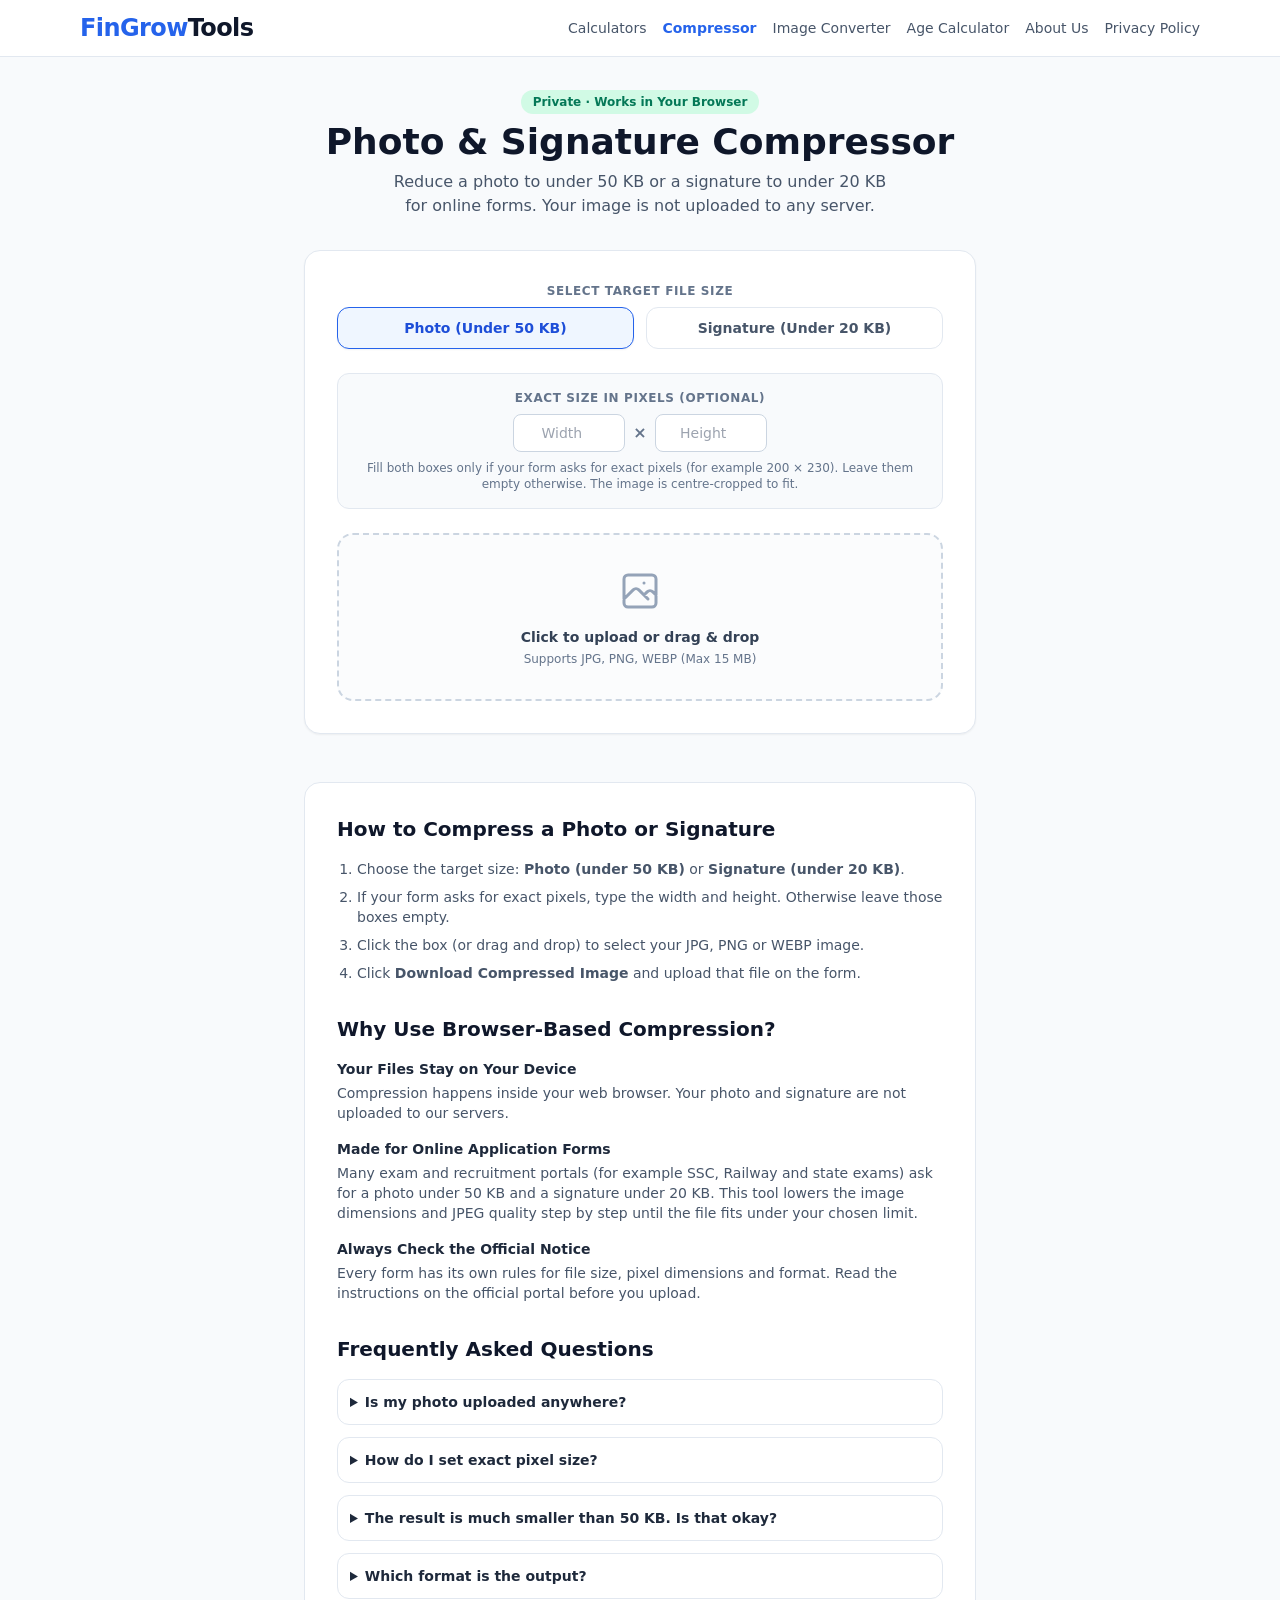
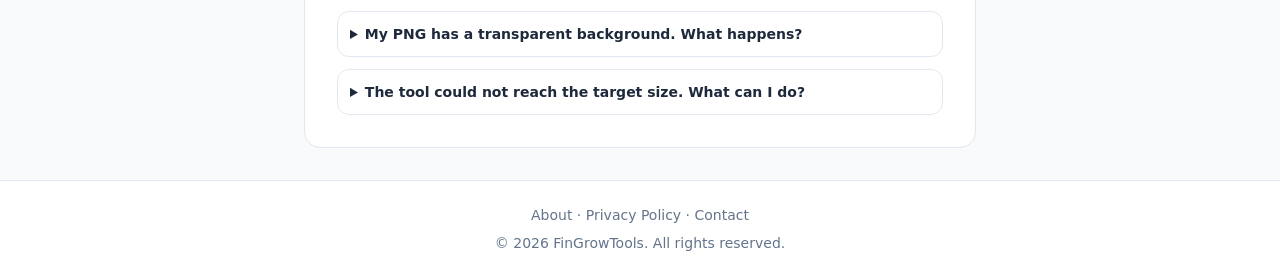
<file: compressor.html>
<!DOCTYPE html>
<html lang="en">
<head>
  <meta charset="UTF-8" />
  <meta name="viewport" content="width=device-width, initial-scale=1.0" />
  <title>QuickCompress - Free Image &amp; Signature Compressor (Under 50KB / 20KB)</title>
  <meta name="description" content="Compress JPG, PNG and WEBP photos and signatures to under 50KB or 20KB, with optional pixel size, for SSC, Railway, UPSC and college forms. Works in your browser, nothing is uploaded." />
  <link rel="stylesheet" href="style.css" />
  <!-- Google AdSense -->
  <script async src="https://pagead2.googlesyndication.com/pagead/js/adsbygoogle.js?client=ca-pub-7999276757460411" crossorigin="anonymous"></script>
</head>
<body class="bg-slate-50 text-slate-800 font-sans min-h-screen flex flex-col justify-between">

  <header class="bg-white border-b border-slate-200 sticky top-0 z-50">
    <div class="max-w-6xl mx-auto px-4 py-3 flex flex-wrap items-center justify-between gap-2">
      <a href="/" class="text-2xl font-black tracking-tight text-blue-600">FinGrow<span class="text-slate-900">Tools</span></a>
      <nav class="flex flex-wrap items-center gap-x-4 gap-y-1 text-sm font-medium text-slate-600">
        <a href="/" class="hover:text-blue-600">Calculators</a>
        <a href="compressor.html" class="text-blue-600 font-bold">Compressor</a>
        <a href="image-converter.html" class="hover:text-blue-600">Image Converter</a>
        <a href="age-calculator.html" class="hover:text-blue-600">Age Calculator</a>
        <a href="about.html" class="hover:text-blue-600">About Us</a>
        <a href="privacy.html" class="hover:text-blue-600">Privacy Policy</a>
      </nav>
    </div>
  </header>

  <main class="max-w-4xl mx-auto px-4 py-8 flex-grow w-full">
    <div class="text-center mb-8">
      <span class="inline-block px-3 py-1 bg-emerald-100 text-emerald-700 text-xs font-semibold rounded-full mb-2">Private · Works in Your Browser</span>
      <h1 class="text-3xl sm:text-4xl font-extrabold text-slate-900 mb-2">Photo &amp; Signature Compressor</h1>
      <p class="text-slate-600 max-w-lg mx-auto text-sm sm:text-base">
        Reduce a photo to under 50 KB or a signature to under 20 KB for online forms. Your image is not uploaded to any server.
      </p>
    </div>

    <div class="bg-white border border-slate-200 rounded-2xl shadow-sm p-6 sm:p-8 max-w-2xl mx-auto space-y-6">

      <div>
        <label class="block text-xs font-semibold uppercase tracking-wider text-slate-500 mb-2 text-center">Select Target File Size</label>
        <div class="grid grid-cols-2 gap-3">
          <button type="button" onclick="setPreset(50)" id="btn-50" class="py-2.5 px-4 rounded-xl border border-blue-600 bg-blue-50 text-blue-700 font-bold text-sm shadow-sm transition">
            Photo (Under 50 KB)
          </button>
          <button type="button" onclick="setPreset(20)" id="btn-20" class="py-2.5 px-4 rounded-xl border border-slate-200 bg-white text-slate-600 font-semibold text-sm hover:border-slate-300 transition">
            Signature (Under 20 KB)
          </button>
        </div>
      </div>

      <!-- Optional pixel size -->
      <div class="bg-slate-50 border border-slate-200 rounded-xl p-4">
        <label class="block text-xs font-semibold uppercase tracking-wider text-slate-500 mb-2 text-center">Exact Size in Pixels (Optional)</label>
        <div class="flex items-center justify-center gap-2">
          <input type="number" id="pxW" min="20" max="4000" placeholder="Width" class="w-28 border border-slate-300 rounded-lg px-3 py-2 text-sm text-center" />
          <span class="text-slate-500 font-semibold">×</span>
          <input type="number" id="pxH" min="20" max="4000" placeholder="Height" class="w-28 border border-slate-300 rounded-lg px-3 py-2 text-sm text-center" />
        </div>
        <p class="text-xs text-slate-500 text-center mt-2">Fill both boxes only if your form asks for exact pixels (for example 200 × 230). Leave them empty otherwise. The image is centre-cropped to fit.</p>
      </div>

      <div id="dropzone" onclick="document.getElementById('fileInput').click()" class="border-2 border-dashed border-slate-300 hover:border-blue-500 rounded-2xl p-8 text-center cursor-pointer transition bg-slate-50/50">
        <input type="file" id="fileInput" accept="image/jpeg, image/png, image/webp" class="hidden" onchange="handleFileSelect(event)" />
        <svg class="w-12 h-12 text-slate-400 mx-auto mb-3" fill="none" stroke="currentColor" viewBox="0 0 24 24">
          <path stroke-linecap="round" stroke-linejoin="round" stroke-width="1.5" d="M4 16l4.586-4.586a2 2 0 012.828 0L16 16m-2-2l1.586-1.586a2 2 0 012.828 0L20 14m-6-6h.01M6 20h12a2 2 0 002-2V6a2 2 0 00-2-2H6a2 2 0 00-2 2v12a2 2 0 002 2z"></path>
        </svg>
        <p class="text-sm font-semibold text-slate-700">Click to upload or drag &amp; drop</p>
        <p class="text-xs text-slate-500 mt-1">Supports JPG, PNG, WEBP (Max 15 MB)</p>
      </div>

      <p id="errorMsg" class="hidden text-sm text-red-600 text-center font-medium"></p>

      <div id="resultSection" class="hidden space-y-4 border-t border-slate-100 pt-5">
        <div class="flex items-center justify-between text-xs text-slate-500 bg-slate-50 p-3 rounded-xl border border-slate-200">
          <div>Original: <span id="origSize" class="font-bold text-slate-700">-</span></div>
          <div class="text-blue-600">→</div>
          <div>Compressed: <span id="compSize" class="font-bold text-emerald-600">-</span></div>
        </div>
        <p class="text-xs text-slate-500 text-center">Output size: <span id="outDims" class="font-semibold text-slate-700">-</span> pixels</p>

        <p id="warnMsg" class="hidden text-sm text-amber-700 bg-amber-50 border border-amber-200 rounded-xl p-3">
          We could not reach the target size with this image. Try a simpler or smaller image, crop it first, or use a smaller pixel size.
        </p>

        <div class="flex justify-center">
          <img id="previewImg" class="max-h-56 rounded-lg border border-slate-200 shadow-sm object-contain" alt="Compressed image preview" />
        </div>

        <a id="downloadBtn" download="compressed-image.jpg" class="w-full inline-block text-center py-3 px-4 bg-blue-600 hover:bg-blue-700 text-white font-bold rounded-xl shadow transition">
          Download Compressed Image
        </a>
      </div>
    </div>

    <section class="mt-12 bg-white border border-slate-200 rounded-2xl p-6 sm:p-8 max-w-2xl mx-auto">
      <h2 class="text-xl font-bold text-slate-900 mb-4">How to Compress a Photo or Signature</h2>
      <ol class="list-decimal pl-5 space-y-2 text-sm text-slate-600">
        <li>Choose the target size: <strong>Photo (under 50 KB)</strong> or <strong>Signature (under 20 KB)</strong>.</li>
        <li>If your form asks for exact pixels, type the width and height. Otherwise leave those boxes empty.</li>
        <li>Click the box (or drag and drop) to select your JPG, PNG or WEBP image.</li>
        <li>Click <strong>Download Compressed Image</strong> and upload that file on the form.</li>
      </ol>

      <h2 class="text-xl font-bold text-slate-900 mt-8 mb-4">Why Use Browser-Based Compression?</h2>
      <div class="space-y-4 text-sm text-slate-600">
        <div>
          <h3 class="font-semibold text-slate-800">Your Files Stay on Your Device</h3>
          <p class="mt-1">Compression happens inside your web browser. Your photo and signature are not uploaded to our servers.</p>
        </div>
        <div>
          <h3 class="font-semibold text-slate-800">Made for Online Application Forms</h3>
          <p class="mt-1">Many exam and recruitment portals (for example SSC, Railway and state exams) ask for a photo under 50 KB and a signature under 20 KB. This tool lowers the image dimensions and JPEG quality step by step until the file fits under your chosen limit.</p>
        </div>
        <div>
          <h3 class="font-semibold text-slate-800">Always Check the Official Notice</h3>
          <p class="mt-1">Every form has its own rules for file size, pixel dimensions and format. Read the instructions on the official portal before you upload.</p>
        </div>
      </div>

      <h2 class="text-xl font-bold text-slate-900 mt-8 mb-4">Frequently Asked Questions</h2>
      <div class="space-y-3 text-sm text-slate-600">
        <details class="border border-slate-200 rounded-xl p-3">
          <summary class="font-semibold text-slate-800 cursor-pointer">Is my photo uploaded anywhere?</summary>
          <p class="mt-2">No. The image is processed in your browser on your own device.</p>
        </details>
        <details class="border border-slate-200 rounded-xl p-3">
          <summary class="font-semibold text-slate-800 cursor-pointer">How do I set exact pixel size?</summary>
          <p class="mt-2">Type the width and height in the two boxes before or after choosing your image. The image is centre-cropped so it does not look stretched.</p>
        </details>
        <details class="border border-slate-200 rounded-xl p-3">
          <summary class="font-semibold text-slate-800 cursor-pointer">The result is much smaller than 50 KB. Is that okay?</summary>
          <p class="mt-2">The tool picks the best quality that still fits under your limit. If your form also needs a minimum size, check its instructions.</p>
        </details>
        <details class="border border-slate-200 rounded-xl p-3">
          <summary class="font-semibold text-slate-800 cursor-pointer">Which format is the output?</summary>
          <p class="mt-2">The downloaded file is always a JPG, which is accepted by most application portals.</p>
        </details>
        <details class="border border-slate-200 rounded-xl p-3">
          <summary class="font-semibold text-slate-800 cursor-pointer">My PNG has a transparent background. What happens?</summary>
          <p class="mt-2">Transparent areas are filled with white, because JPG does not support transparency.</p>
        </details>
        <details class="border border-slate-200 rounded-xl p-3">
          <summary class="font-semibold text-slate-800 cursor-pointer">The tool could not reach the target size. What can I do?</summary>
          <p class="mt-2">Crop the image so it shows only the face or the signature, use a plainer background, or try a smaller original photo or smaller pixel size.</p>
        </details>
      </div>
    </section>
  </main>

  <footer class="py-6 border-t border-slate-200 bg-white text-center text-sm text-slate-500">
    <p class="mb-2">
      <a href="about.html" class="hover:text-blue-600">About</a> ·
      <a href="privacy.html" class="hover:text-blue-600">Privacy Policy</a> ·
      <a href="about.html#contact" class="hover:text-blue-600">Contact</a>
    </p>
    <p>© 2026 FinGrowTools. All rights reserved.</p>
  </footer>

  <script>
    let targetKB = 50;
    let currentImg = null;
    let currentUrl = null;
    let runId = 0;
    const MAX_FILE_MB = 15;

    const ACTIVE = "py-2.5 px-4 rounded-xl border border-blue-600 bg-blue-50 text-blue-700 font-bold text-sm shadow-sm transition";
    const INACTIVE = "py-2.5 px-4 rounded-xl border border-slate-200 bg-white text-slate-600 font-semibold text-sm hover:border-slate-300 transition";

    function setPreset(kb) {
      targetKB = kb;
      document.getElementById('btn-50').className = kb === 50 ? ACTIVE : INACTIVE;
      document.getElementById('btn-20').className = kb === 20 ? ACTIVE : INACTIVE;
      if (currentImg) compressImage();
    }

    function formatKB(bytes) {
      return (bytes / 1024).toFixed(1) + ' KB';
    }

    function showError(msg) {
      const el = document.getElementById('errorMsg');
      el.innerText = msg;
      el.classList.remove('hidden');
    }

    function clearError() {
      document.getElementById('errorMsg').classList.add('hidden');
    }

    function getFixedSize() {
      const w = parseInt(document.getElementById('pxW').value, 10);
      const h = parseInt(document.getElementById('pxH').value, 10);
      if (w >= 20 && w <= 4000 && h >= 20 && h <= 4000) return { w: w, h: h };
      return null;
    }

    function handleFileSelect(event) {
      const file = event.target.files[0];
      event.target.value = '';
      if (file) loadFile(file);
    }

    function loadFile(file) {
      clearError();
      const okTypes = ['image/jpeg', 'image/png', 'image/webp'];
      if (!okTypes.includes(file.type)) {
        showError('Please choose a JPG, PNG or WEBP image.');
        return;
      }
      if (file.size > MAX_FILE_MB * 1024 * 1024) {
        showError('This file is larger than ' + MAX_FILE_MB + ' MB. Please choose a smaller image.');
        return;
      }

      document.getElementById('origSize').innerText = formatKB(file.size);

      const reader = new FileReader();
      reader.onload = function (e) {
        const img = new Image();
        img.onload = function () {
          currentImg = img;
          compressImage();
        };
        img.onerror = function () {
          showError('Could not read this image. Please try another file.');
        };
        img.src = e.target.result;
      };
      reader.onerror = function () {
        showError('Could not read this file. Please try again.');
      };
      reader.readAsDataURL(file);
    }

    // Keeps the picture's shape, only makes it smaller if it is too big
    function drawScaled(img, maxDim) {
      let width = img.width;
      let height = img.height;
      if (width > maxDim || height > maxDim) {
        if (width > height) {
          height = Math.round((height * maxDim) / width);
          width = maxDim;
        } else {
          width = Math.round((width * maxDim) / height);
          height = maxDim;
        }
      }
      const canvas = document.createElement('canvas');
      canvas.width = width;
      canvas.height = height;
      const ctx = canvas.getContext('2d');
      ctx.fillStyle = '#FFFFFF';
      ctx.fillRect(0, 0, width, height);
      ctx.drawImage(img, 0, 0, width, height);
      return canvas;
    }

    // Exact W x H, centre-cropped so the picture is not stretched
    function drawFixed(img, W, H) {
      const canvas = document.createElement('canvas');
      canvas.width = W;
      canvas.height = H;
      const ctx = canvas.getContext('2d');
      ctx.fillStyle = '#FFFFFF';
      ctx.fillRect(0, 0, W, H);
      const scale = Math.max(W / img.width, H / img.height);
      const sw = W / scale;
      const sh = H / scale;
      const sx = (img.width - sw) / 2;
      const sy = (img.height - sh) / 2;
      ctx.drawImage(img, sx, sy, sw, sh, 0, 0, W, H);
      return canvas;
    }

    function toBlob(canvas, quality) {
      return new Promise(function (resolve) {
        canvas.toBlob(resolve, 'image/jpeg', quality);
      });
    }

    async function compressImage() {
      if (!currentImg) return;
      const myRun = ++runId;
      const limit = targetKB * 1024;
      const fixed = getFixedSize();
      let maxDim = targetKB <= 20 ? 600 : 1000;
      const rounds = fixed ? 1 : 6;
      const lowestQ = fixed ? 10 : 20;
      let best = null;
      let bestCanvas = null;

      for (let round = 0; round < rounds; round++) {
        const canvas = fixed ? drawFixed(currentImg, fixed.w, fixed.h) : drawScaled(currentImg, maxDim);
        for (let q = 90; q >= lowestQ; q -= 5) {
          const blob = await toBlob(canvas, q / 100);
          if (myRun !== runId) return;
          if (!blob) continue;
          best = blob;
          bestCanvas = canvas;
          if (blob.size <= limit) {
            showResult(blob, true, canvas);
            return;
          }
        }
        maxDim = Math.round(maxDim * 0.8);
      }

      if (best) showResult(best, false, bestCanvas);
      else showError('Compression failed. Please try another image.');
    }

    function showResult(blob, reachedTarget, canvas) {
      if (currentUrl) URL.revokeObjectURL(currentUrl);
      currentUrl = URL.createObjectURL(blob);

      document.getElementById('previewImg').src = currentUrl;
      const dl = document.getElementById('downloadBtn');
      dl.href = currentUrl;
      dl.download = 'compressed_' + targetKB + 'kb.jpg';
      document.getElementById('compSize').innerText = formatKB(blob.size);
      document.getElementById('outDims').innerText = canvas.width + ' × ' + canvas.height;
      document.getElementById('warnMsg').classList.toggle('hidden', reachedTarget);
      document.getElementById('resultSection').classList.remove('hidden');
    }

    // Re-run when pixel boxes change
    ['pxW', 'pxH'].forEach(function (id) {
      document.getElementById(id).addEventListener('change', function () {
        if (currentImg) compressImage();
      });
    });

    // Drag and drop
    const dropzone = document.getElementById('dropzone');
    dropzone.addEventListener('dragover', function (e) {
      e.preventDefault();
      dropzone.classList.add('border-blue-500');
    });
    dropzone.addEventListener('dragleave', function () {
      dropzone.classList.remove('border-blue-500');
    });
    dropzone.addEventListener('drop', function (e) {
      e.preventDefault();
      dropzone.classList.remove('border-blue-500');
      const file = e.dataTransfer.files[0];
      if (file) loadFile(file);
    });
  </script>
</body>
</html>
</file>
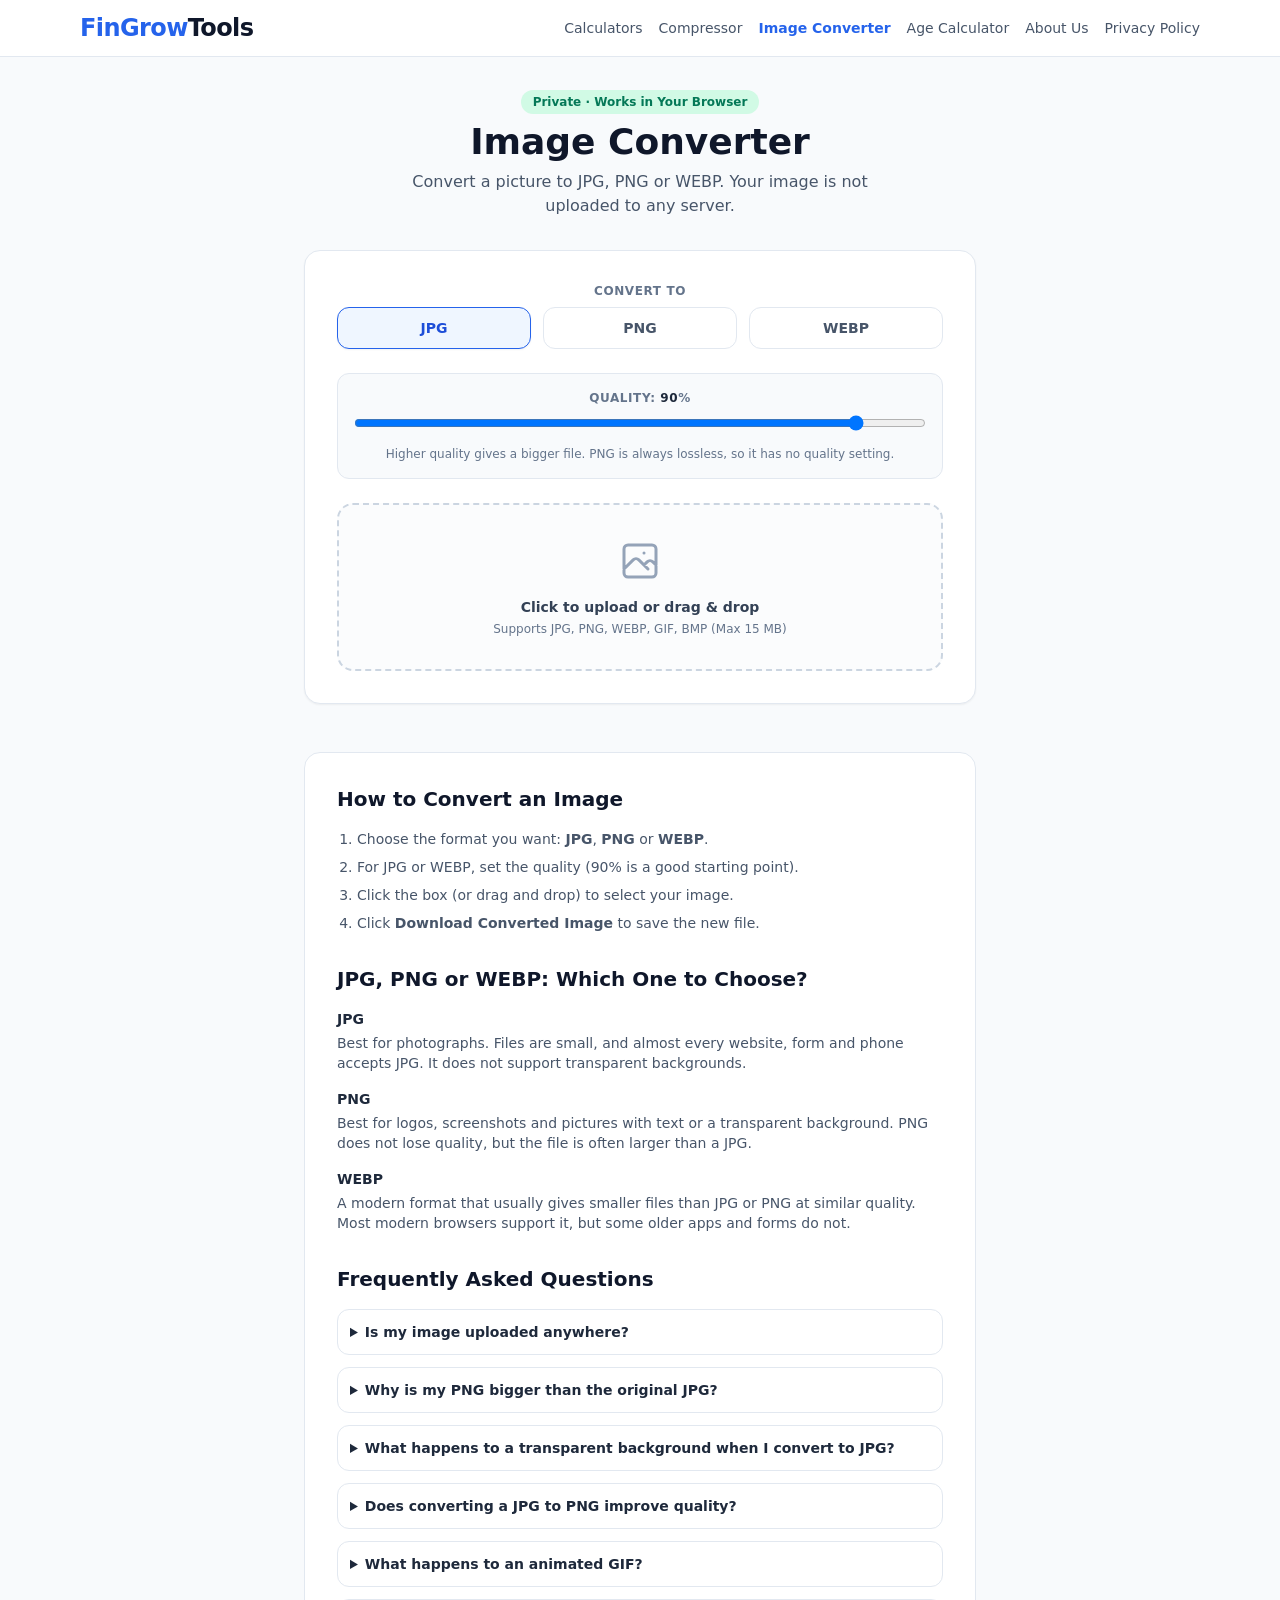
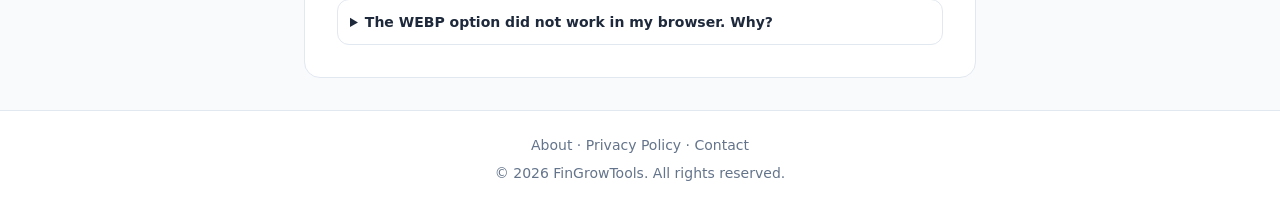
<file: image-converter.html>
<!DOCTYPE html>
<html lang="en">
<head>
  <meta charset="UTF-8" />
  <meta name="viewport" content="width=device-width, initial-scale=1.0" />
  <title>Free Image Converter - JPG to PNG, PNG to JPG, WEBP Converter | FinGrowTools</title>
  <meta name="description" content="Convert images between JPG, PNG and WEBP for free. Works in your browser, so your photo is not uploaded anywhere. Choose the output format and quality, then download." />
  <link rel="stylesheet" href="style.css" />
  <!-- Google AdSense -->
  <script async src="https://pagead2.googlesyndication.com/pagead/js/adsbygoogle.js?client=ca-pub-7999276757460411" crossorigin="anonymous"></script>
</head>
<body class="bg-slate-50 text-slate-800 font-sans min-h-screen flex flex-col justify-between">

  <header class="bg-white border-b border-slate-200 sticky top-0 z-50">
    <div class="max-w-6xl mx-auto px-4 py-3 flex flex-wrap items-center justify-between gap-2">
      <a href="/" class="text-2xl font-black tracking-tight text-blue-600">FinGrow<span class="text-slate-900">Tools</span></a>
      <nav class="flex flex-wrap items-center gap-x-4 gap-y-1 text-sm font-medium text-slate-600">
        <a href="/" class="hover:text-blue-600">Calculators</a>
        <a href="compressor.html" class="hover:text-blue-600">Compressor</a>
        <a href="image-converter.html" class="text-blue-600 font-bold">Image Converter</a>
        <a href="age-calculator.html" class="hover:text-blue-600">Age Calculator</a>
        <a href="about.html" class="hover:text-blue-600">About Us</a>
        <a href="privacy.html" class="hover:text-blue-600">Privacy Policy</a>
      </nav>
    </div>
  </header>

  <main class="max-w-4xl mx-auto px-4 py-8 flex-grow w-full">
    <div class="text-center mb-8">
      <span class="inline-block px-3 py-1 bg-emerald-100 text-emerald-700 text-xs font-semibold rounded-full mb-2">Private · Works in Your Browser</span>
      <h1 class="text-3xl sm:text-4xl font-extrabold text-slate-900 mb-2">Image Converter</h1>
      <p class="text-slate-600 max-w-lg mx-auto text-sm sm:text-base">
        Convert a picture to JPG, PNG or WEBP. Your image is not uploaded to any server.
      </p>
    </div>

    <div class="bg-white border border-slate-200 rounded-2xl shadow-sm p-6 sm:p-8 max-w-2xl mx-auto space-y-6">

      <div>
        <label class="block text-xs font-semibold uppercase tracking-wider text-slate-500 mb-2 text-center">Convert To</label>
        <div class="grid grid-cols-3 gap-3">
          <button type="button" id="btn-jpg" onclick="setFormat('jpg')" class="py-2.5 px-4 rounded-xl border border-blue-600 bg-blue-50 text-blue-700 font-bold text-sm shadow-sm transition">JPG</button>
          <button type="button" id="btn-png" onclick="setFormat('png')" class="py-2.5 px-4 rounded-xl border border-slate-200 bg-white text-slate-600 font-semibold text-sm hover:border-slate-300 transition">PNG</button>
          <button type="button" id="btn-webp" onclick="setFormat('webp')" class="py-2.5 px-4 rounded-xl border border-slate-200 bg-white text-slate-600 font-semibold text-sm hover:border-slate-300 transition">WEBP</button>
        </div>
      </div>

      <div id="qualityBox" class="bg-slate-50 border border-slate-200 rounded-xl p-4">
        <label for="quality" class="block text-xs font-semibold uppercase tracking-wider text-slate-500 mb-2 text-center">Quality: <span id="qualityVal" class="text-slate-800">90</span>%</label>
        <input type="range" id="quality" min="10" max="100" step="5" value="90" oninput="onQualityChange()" class="w-full" />
        <p class="text-xs text-slate-500 text-center mt-2">Higher quality gives a bigger file. PNG is always lossless, so it has no quality setting.</p>
      </div>

      <div id="dropzone" onclick="document.getElementById('fileInput').click()" class="border-2 border-dashed border-slate-300 hover:border-blue-500 rounded-2xl p-8 text-center cursor-pointer transition bg-slate-50/50">
        <input type="file" id="fileInput" accept="image/jpeg, image/png, image/webp, image/gif, image/bmp" class="hidden" onchange="handleFileSelect(event)" />
        <svg class="w-12 h-12 text-slate-400 mx-auto mb-3" fill="none" stroke="currentColor" viewBox="0 0 24 24">
          <path stroke-linecap="round" stroke-linejoin="round" stroke-width="1.5" d="M4 16l4.586-4.586a2 2 0 012.828 0L16 16m-2-2l1.586-1.586a2 2 0 012.828 0L20 14m-6-6h.01M6 20h12a2 2 0 002-2V6a2 2 0 00-2-2H6a2 2 0 00-2 2v12a2 2 0 002 2z"></path>
        </svg>
        <p class="text-sm font-semibold text-slate-700">Click to upload or drag &amp; drop</p>
        <p class="text-xs text-slate-500 mt-1">Supports JPG, PNG, WEBP, GIF, BMP (Max 15 MB)</p>
      </div>

      <p id="errorMsg" class="hidden text-sm text-red-600 text-center font-medium"></p>

      <div id="resultSection" class="hidden space-y-4 border-t border-slate-100 pt-5">
        <div class="flex items-center justify-between text-xs text-slate-500 bg-slate-50 p-3 rounded-xl border border-slate-200">
          <div>Original: <span id="origInfo" class="font-bold text-slate-700">-</span></div>
          <div class="text-blue-600">→</div>
          <div>Converted: <span id="newInfo" class="font-bold text-emerald-600">-</span></div>
        </div>
        <p class="text-xs text-slate-500 text-center">Size: <span id="dims" class="font-semibold text-slate-700">-</span> pixels</p>

        <p id="noteMsg" class="hidden text-sm text-amber-700 bg-amber-50 border border-amber-200 rounded-xl p-3"></p>

        <div class="flex justify-center">
          <img id="previewImg" class="max-h-56 rounded-lg border border-slate-200 shadow-sm object-contain bg-white" alt="Converted image preview" />
        </div>

        <a id="downloadBtn" download="converted.jpg" class="w-full inline-block text-center py-3 px-4 bg-blue-600 hover:bg-blue-700 text-white font-bold rounded-xl shadow transition">
          Download Converted Image
        </a>
      </div>
    </div>

    <section class="mt-12 bg-white border border-slate-200 rounded-2xl p-6 sm:p-8 max-w-2xl mx-auto">
      <h2 class="text-xl font-bold text-slate-900 mb-4">How to Convert an Image</h2>
      <ol class="list-decimal pl-5 space-y-2 text-sm text-slate-600">
        <li>Choose the format you want: <strong>JPG</strong>, <strong>PNG</strong> or <strong>WEBP</strong>.</li>
        <li>For JPG or WEBP, set the quality (90% is a good starting point).</li>
        <li>Click the box (or drag and drop) to select your image.</li>
        <li>Click <strong>Download Converted Image</strong> to save the new file.</li>
      </ol>

      <h2 class="text-xl font-bold text-slate-900 mt-8 mb-4">JPG, PNG or WEBP: Which One to Choose?</h2>
      <div class="space-y-4 text-sm text-slate-600">
        <div>
          <h3 class="font-semibold text-slate-800">JPG</h3>
          <p class="mt-1">Best for photographs. Files are small, and almost every website, form and phone accepts JPG. It does not support transparent backgrounds.</p>
        </div>
        <div>
          <h3 class="font-semibold text-slate-800">PNG</h3>
          <p class="mt-1">Best for logos, screenshots and pictures with text or a transparent background. PNG does not lose quality, but the file is often larger than a JPG.</p>
        </div>
        <div>
          <h3 class="font-semibold text-slate-800">WEBP</h3>
          <p class="mt-1">A modern format that usually gives smaller files than JPG or PNG at similar quality. Most modern browsers support it, but some older apps and forms do not.</p>
        </div>
      </div>

      <h2 class="text-xl font-bold text-slate-900 mt-8 mb-4">Frequently Asked Questions</h2>
      <div class="space-y-3 text-sm text-slate-600">
        <details class="border border-slate-200 rounded-xl p-3">
          <summary class="font-semibold text-slate-800 cursor-pointer">Is my image uploaded anywhere?</summary>
          <p class="mt-2">No. The conversion happens inside your browser on your own device.</p>
        </details>
        <details class="border border-slate-200 rounded-xl p-3">
          <summary class="font-semibold text-slate-800 cursor-pointer">Why is my PNG bigger than the original JPG?</summary>
          <p class="mt-2">PNG keeps every detail without loss, so photos usually become larger when saved as PNG. If you only need a smaller file, use JPG or WEBP, or try our <a href="compressor.html" class="text-blue-600 underline">Photo Compressor</a>.</p>
        </details>
        <details class="border border-slate-200 rounded-xl p-3">
          <summary class="font-semibold text-slate-800 cursor-pointer">What happens to a transparent background when I convert to JPG?</summary>
          <p class="mt-2">JPG cannot be transparent, so transparent areas are filled with white.</p>
        </details>
        <details class="border border-slate-200 rounded-xl p-3">
          <summary class="font-semibold text-slate-800 cursor-pointer">Does converting a JPG to PNG improve quality?</summary>
          <p class="mt-2">No. Converting only changes the file format. It cannot bring back detail that is already lost, so the picture will look the same.</p>
        </details>
        <details class="border border-slate-200 rounded-xl p-3">
          <summary class="font-semibold text-slate-800 cursor-pointer">What happens to an animated GIF?</summary>
          <p class="mt-2">Only the first frame of a GIF is converted. The result is a normal still image.</p>
        </details>
        <details class="border border-slate-200 rounded-xl p-3">
          <summary class="font-semibold text-slate-800 cursor-pointer">The WEBP option did not work in my browser. Why?</summary>
          <p class="mt-2">Some browsers cannot save WEBP files. Try a recent version of Chrome, Edge or Firefox, or choose JPG or PNG instead.</p>
        </details>
      </div>
    </section>
  </main>

  <footer class="py-6 border-t border-slate-200 bg-white text-center text-sm text-slate-500">
    <p class="mb-2">
      <a href="about.html" class="hover:text-blue-600">About</a> ·
      <a href="privacy.html" class="hover:text-blue-600">Privacy Policy</a> ·
      <a href="about.html#contact" class="hover:text-blue-600">Contact</a>
    </p>
    <p>© 2026 FinGrowTools. All rights reserved.</p>
  </footer>

  <script>
    const MAX_FILE_MB = 15;
    const OK_TYPES = ['image/jpeg', 'image/png', 'image/webp', 'image/gif', 'image/bmp'];
    const FORMATS = {
      jpg:  { mime: 'image/jpeg', ext: 'jpg',  label: 'JPG' },
      png:  { mime: 'image/png',  ext: 'png',  label: 'PNG' },
      webp: { mime: 'image/webp', ext: 'webp', label: 'WEBP' }
    };
    const ACTIVE = "py-2.5 px-4 rounded-xl border border-blue-600 bg-blue-50 text-blue-700 font-bold text-sm shadow-sm transition";
    const INACTIVE = "py-2.5 px-4 rounded-xl border border-slate-200 bg-white text-slate-600 font-semibold text-sm hover:border-slate-300 transition";

    let fmt = 'jpg';
    let srcImg = null;
    let srcName = 'image';
    let srcSize = 0;
    let srcType = '';
    let outUrl = null;
    let runId = 0;

    function el(id) { return document.getElementById(id); }

    function formatSize(bytes) {
      if (bytes >= 1024 * 1024) return (bytes / (1024 * 1024)).toFixed(2) + ' MB';
      return (bytes / 1024).toFixed(1) + ' KB';
    }

    function niceType(mime) {
      if (mime === 'image/jpeg') return 'JPG';
      if (mime === 'image/png') return 'PNG';
      if (mime === 'image/webp') return 'WEBP';
      if (mime === 'image/gif') return 'GIF';
      if (mime === 'image/bmp') return 'BMP';
      return 'Image';
    }

    function showError(msg) {
      const e = el('errorMsg');
      e.innerText = msg;
      e.classList.remove('hidden');
    }

    function clearError() {
      el('errorMsg').classList.add('hidden');
    }

    function setFormat(f) {
      fmt = f;
      ['jpg', 'png', 'webp'].forEach(function (k) {
        el('btn-' + k).className = (k === f) ? ACTIVE : INACTIVE;
      });
      el('qualityBox').classList.toggle('hidden', f === 'png');
      if (srcImg) convert();
    }

    function onQualityChange() {
      el('qualityVal').innerText = el('quality').value;
      if (srcImg) convert();
    }

    function handleFileSelect(event) {
      const file = event.target.files[0];
      event.target.value = '';
      if (file) loadFile(file);
    }

    function loadFile(file) {
      clearError();
      if (OK_TYPES.indexOf(file.type) === -1) {
        showError('Please choose a JPG, PNG, WEBP, GIF or BMP image.');
        return;
      }
      if (file.size > MAX_FILE_MB * 1024 * 1024) {
        showError('This file is larger than ' + MAX_FILE_MB + ' MB. Please choose a smaller image.');
        return;
      }

      srcName = file.name.replace(/\.[^.]+$/, '') || 'image';
      srcSize = file.size;
      srcType = file.type;

      const url = URL.createObjectURL(file);
      const img = new Image();
      img.onload = function () {
        URL.revokeObjectURL(url);
        srcImg = img;
        convert();
      };
      img.onerror = function () {
        URL.revokeObjectURL(url);
        showError('Could not read this image. Please try another file.');
      };
      img.src = url;
    }

    function toBlob(canvas, mime, quality) {
      return new Promise(function (resolve) {
        canvas.toBlob(resolve, mime, quality);
      });
    }

    async function convert() {
      if (!srcImg) return;
      const myRun = ++runId;
      clearError();

      const w = srcImg.naturalWidth || srcImg.width;
      const h = srcImg.naturalHeight || srcImg.height;
      const f = FORMATS[fmt];

      const canvas = document.createElement('canvas');
      canvas.width = w;
      canvas.height = h;
      const ctx = canvas.getContext('2d');
      if (fmt === 'jpg') {
        ctx.fillStyle = '#FFFFFF';
        ctx.fillRect(0, 0, w, h);
      }
      ctx.drawImage(srcImg, 0, 0, w, h);

      const q = (fmt === 'png') ? undefined : parseInt(el('quality').value, 10) / 100;
      let blob = null;
      try {
        blob = await toBlob(canvas, f.mime, q);
      } catch (e) {
        blob = null;
      }
      if (myRun !== runId) return;

      if (!blob) {
        showError('Conversion failed. The image may be too large for your browser. Please try a smaller image.');
        return;
      }

      // Some browsers silently save a different format when they cannot make the one asked for
      let ext = f.ext;
      let note = '';
      if (blob.type && blob.type !== f.mime) {
        if (blob.type === 'image/png') ext = 'png';
        else if (blob.type === 'image/jpeg') ext = 'jpg';
        note = 'Your browser cannot save ' + f.label + ', so the file was saved as ' + niceType(blob.type) + ' instead. Try a recent version of Chrome, Edge or Firefox.';
      }

      if (!note && blob.size > srcSize && srcType !== 'image/gif') {
        note = 'The converted file is larger than the original. This is normal when going to PNG, or when quality is set very high.';
      }

      if (outUrl) URL.revokeObjectURL(outUrl);
      outUrl = URL.createObjectURL(blob);

      el('previewImg').src = outUrl;
      const dl = el('downloadBtn');
      dl.href = outUrl;
      dl.download = srcName + '.' + ext;
      el('origInfo').innerText = niceType(srcType) + ' · ' + formatSize(srcSize);
      el('newInfo').innerText = niceType(blob.type || f.mime) + ' · ' + formatSize(blob.size);
      el('dims').innerText = w + ' × ' + h;

      const n = el('noteMsg');
      if (note) {
        n.innerText = note;
        n.classList.remove('hidden');
      } else {
        n.classList.add('hidden');
      }
      el('resultSection').classList.remove('hidden');
    }

    // Drag and drop
    const dropzone = el('dropzone');
    dropzone.addEventListener('dragover', function (e) {
      e.preventDefault();
      dropzone.classList.add('border-blue-500');
    });
    dropzone.addEventListener('dragleave', function () {
      dropzone.classList.remove('border-blue-500');
    });
    dropzone.addEventListener('drop', function (e) {
      e.preventDefault();
      dropzone.classList.remove('border-blue-500');
      const file = e.dataTransfer.files[0];
      if (file) loadFile(file);
    });
  </script>
</body>
</html>
</file>
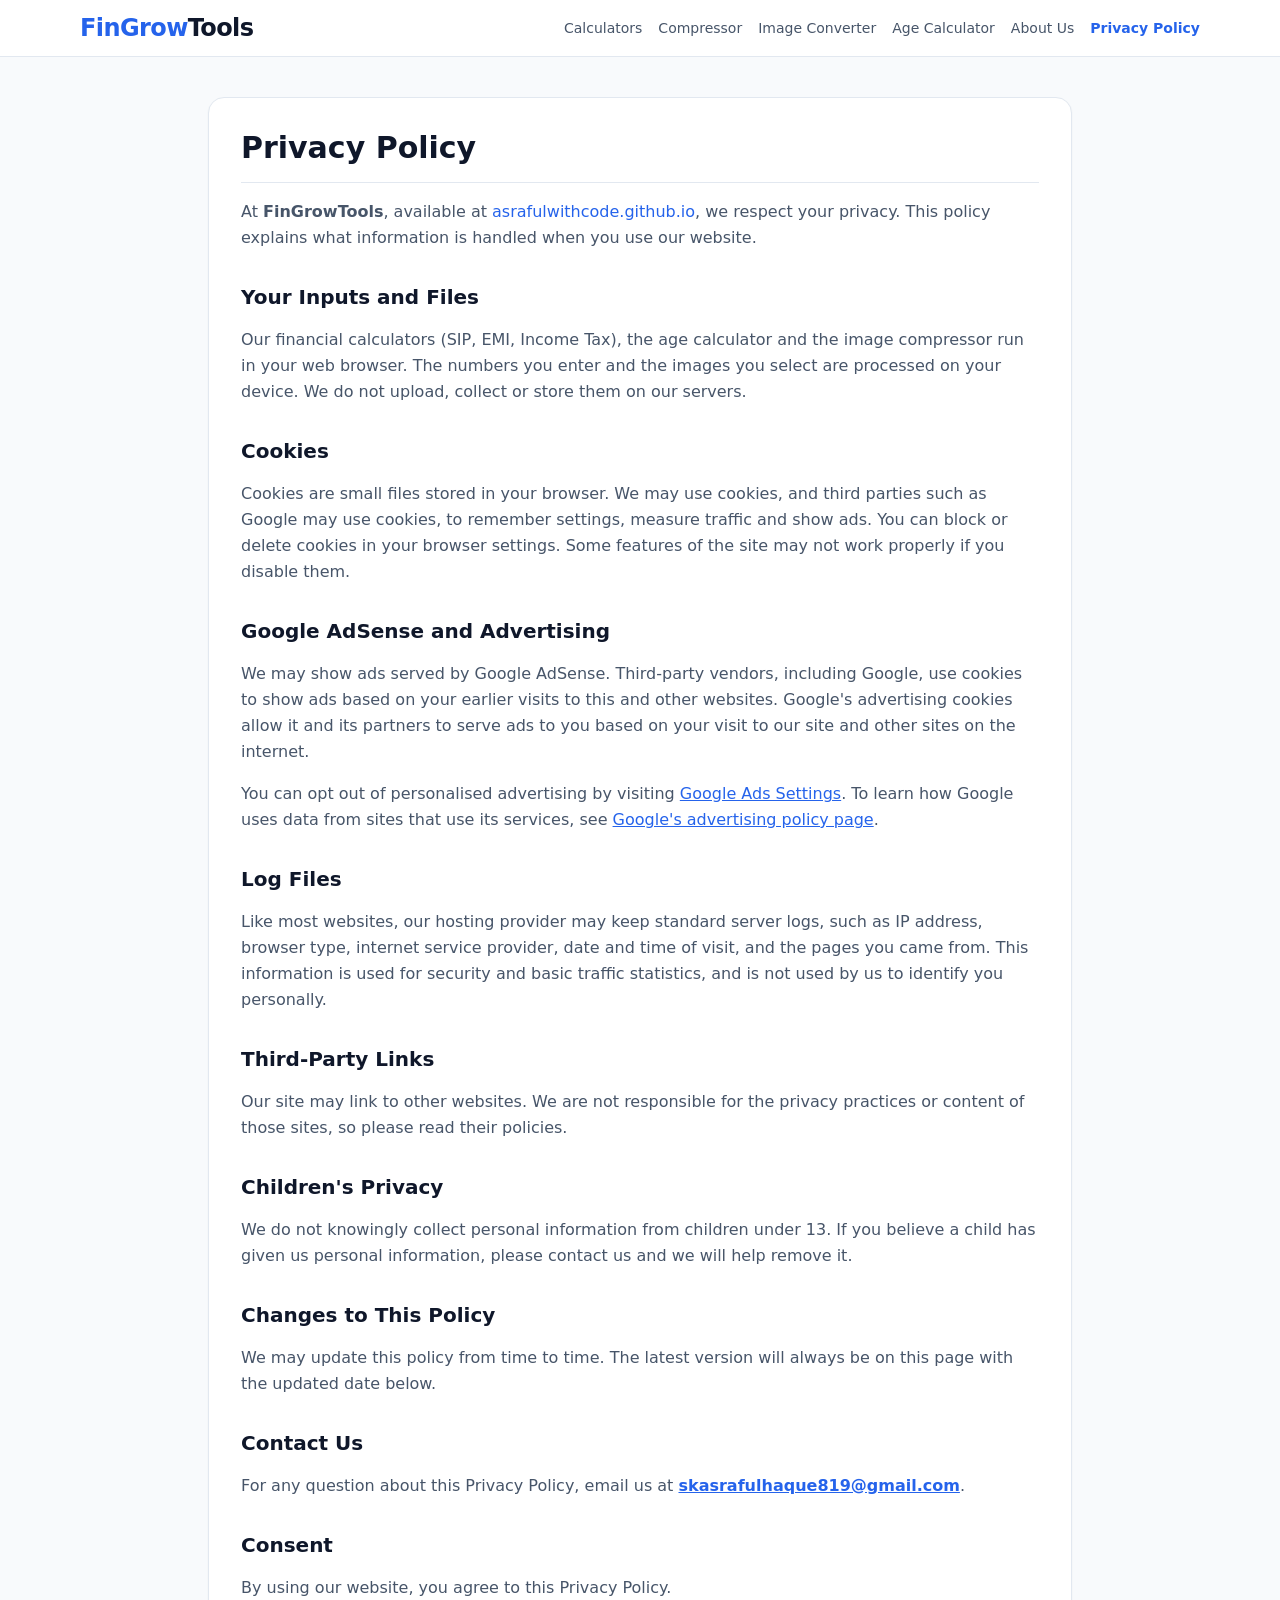
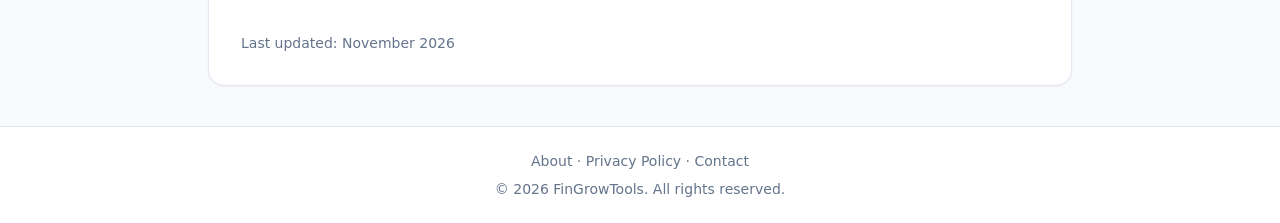
<file: privacy.html>
<!DOCTYPE html>
<html lang="en">
<head>
  <meta charset="UTF-8" />
  <meta name="viewport" content="width=device-width, initial-scale=1.0" />
  <title>Privacy Policy - FinGrowTools</title>
  <meta name="description" content="Privacy Policy of FinGrowTools: how our calculators, image compressor and age calculator handle your data, and how cookies and Google ads work on this site." />
  <link rel="stylesheet" href="style.css" />
</head>
<body class="bg-slate-50 text-slate-800 font-sans min-h-screen flex flex-col justify-between">
  <header class="bg-white border-b border-slate-200 sticky top-0 z-50">
    <div class="max-w-6xl mx-auto px-4 py-3 flex flex-wrap items-center justify-between gap-2">
      <a href="/" class="text-2xl font-black tracking-tight text-blue-600">FinGrow<span class="text-slate-900">Tools</span></a>
      <nav class="flex flex-wrap items-center gap-x-4 gap-y-1 text-sm font-medium text-slate-600">
        <a href="/" class="hover:text-blue-600">Calculators</a>
        <a href="compressor.html" class="hover:text-blue-600">Compressor</a>
        <a href="image-converter.html" class="hover:text-blue-600">Image Converter</a>
        <a href="age-calculator.html" class="hover:text-blue-600">Age Calculator</a>
        <a href="about.html" class="hover:text-blue-600">About Us</a>
        <a href="privacy.html" class="text-blue-600 font-bold">Privacy Policy</a>
      </nav>
    </div>
  </header>

  <main class="max-w-4xl mx-auto px-4 py-10 flex-grow w-full">
    <div class="bg-white p-8 rounded-2xl border border-slate-200 shadow-sm space-y-4">
      <h1 class="text-3xl font-extrabold text-slate-900 border-b border-slate-200 pb-4">Privacy Policy</h1>

      <p class="text-slate-600 leading-relaxed">
        At <strong>FinGrowTools</strong>, available at <span class="text-blue-600">asrafulwithcode.github.io</span>, we respect your privacy. This policy explains what information is handled when you use our website.
      </p>

      <h2 class="text-xl font-bold text-slate-900 pt-4">Your Inputs and Files</h2>
      <p class="text-slate-600 leading-relaxed">
        Our financial calculators (SIP, EMI, Income Tax), the age calculator and the image compressor run in your web browser. The numbers you enter and the images you select are processed on your device. We do not upload, collect or store them on our servers.
      </p>

      <h2 class="text-xl font-bold text-slate-900 pt-4">Cookies</h2>
      <p class="text-slate-600 leading-relaxed">
        Cookies are small files stored in your browser. We may use cookies, and third parties such as Google may use cookies, to remember settings, measure traffic and show ads. You can block or delete cookies in your browser settings. Some features of the site may not work properly if you disable them.
      </p>

      <h2 class="text-xl font-bold text-slate-900 pt-4">Google AdSense and Advertising</h2>
      <p class="text-slate-600 leading-relaxed">
        We may show ads served by Google AdSense. Third-party vendors, including Google, use cookies to show ads based on your earlier visits to this and other websites. Google's advertising cookies allow it and its partners to serve ads to you based on your visit to our site and other sites on the internet.
      </p>
      <p class="text-slate-600 leading-relaxed">
        You can opt out of personalised advertising by visiting
        <a href="https://adssettings.google.com" target="_blank" rel="noopener noreferrer" class="text-blue-600 underline">Google Ads Settings</a>.
        To learn how Google uses data from sites that use its services, see
        <a href="https://policies.google.com/technologies/ads" target="_blank" rel="noopener noreferrer" class="text-blue-600 underline">Google's advertising policy page</a>.
      </p>

      <h2 class="text-xl font-bold text-slate-900 pt-4">Log Files</h2>
      <p class="text-slate-600 leading-relaxed">
        Like most websites, our hosting provider may keep standard server logs, such as IP address, browser type, internet service provider, date and time of visit, and the pages you came from. This information is used for security and basic traffic statistics, and is not used by us to identify you personally.
      </p>

      <h2 class="text-xl font-bold text-slate-900 pt-4">Third-Party Links</h2>
      <p class="text-slate-600 leading-relaxed">
        Our site may link to other websites. We are not responsible for the privacy practices or content of those sites, so please read their policies.
      </p>

      <h2 class="text-xl font-bold text-slate-900 pt-4">Children's Privacy</h2>
      <p class="text-slate-600 leading-relaxed">
        We do not knowingly collect personal information from children under 13. If you believe a child has given us personal information, please contact us and we will help remove it.
      </p>

      <h2 class="text-xl font-bold text-slate-900 pt-4">Changes to This Policy</h2>
      <p class="text-slate-600 leading-relaxed">
        We may update this policy from time to time. The latest version will always be on this page with the updated date below.
      </p>

      <h2 class="text-xl font-bold text-slate-900 pt-4">Contact Us</h2>
      <p class="text-slate-600 leading-relaxed">
        For any question about this Privacy Policy, email us at
        <a href="mailto:skasrafulhaque819@gmail.com" class="text-blue-600 font-semibold underline">skasrafulhaque819@gmail.com</a>.
      </p>

      <h2 class="text-xl font-bold text-slate-900 pt-4">Consent</h2>
      <p class="text-slate-600 leading-relaxed">
        By using our website, you agree to this Privacy Policy.
      </p>

      <p class="pt-4 text-sm text-slate-500">Last updated: November 2026</p>
    </div>
  </main>

  <footer class="py-6 border-t border-slate-200 bg-white text-center text-sm text-slate-500">
    <p class="mb-2">
      <a href="about.html" class="hover:text-blue-600">About</a> ·
      <a href="privacy.html" class="hover:text-blue-600">Privacy Policy</a> ·
      <a href="about.html#contact" class="hover:text-blue-600">Contact</a>
    </p>
    <p>© 2026 FinGrowTools. All rights reserved.</p>
  </footer>
</body>
</html>
</file>
<file: style.css>
*,:after,:before{--tw-border-spacing-x:0;--tw-border-spacing-y:0;--tw-translate-x:0;--tw-translate-y:0;--tw-rotate:0;--tw-skew-x:0;--tw-skew-y:0;--tw-scale-x:1;--tw-scale-y:1;--tw-pan-x: ;--tw-pan-y: ;--tw-pinch-zoom: ;--tw-scroll-snap-strictness:proximity;--tw-gradient-from-position: ;--tw-gradient-via-position: ;--tw-gradient-to-position: ;--tw-ordinal: ;--tw-slashed-zero: ;--tw-numeric-figure: ;--tw-numeric-spacing: ;--tw-numeric-fraction: ;--tw-ring-inset: ;--tw-ring-offset-width:0px;--tw-ring-offset-color:#fff;--tw-ring-color:rgba(59,130,246,.5);--tw-ring-offset-shadow:0 0 #0000;--tw-ring-shadow:0 0 #0000;--tw-shadow:0 0 #0000;--tw-shadow-colored:0 0 #0000;--tw-blur: ;--tw-brightness: ;--tw-contrast: ;--tw-grayscale: ;--tw-hue-rotate: ;--tw-invert: ;--tw-saturate: ;--tw-sepia: ;--tw-drop-shadow: ;--tw-backdrop-blur: ;--tw-backdrop-brightness: ;--tw-backdrop-contrast: ;--tw-backdrop-grayscale: ;--tw-backdrop-hue-rotate: ;--tw-backdrop-invert: ;--tw-backdrop-opacity: ;--tw-backdrop-saturate: ;--tw-backdrop-sepia: ;--tw-contain-size: ;--tw-contain-layout: ;--tw-contain-paint: ;--tw-contain-style: }::backdrop{--tw-border-spacing-x:0;--tw-border-spacing-y:0;--tw-translate-x:0;--tw-translate-y:0;--tw-rotate:0;--tw-skew-x:0;--tw-skew-y:0;--tw-scale-x:1;--tw-scale-y:1;--tw-pan-x: ;--tw-pan-y: ;--tw-pinch-zoom: ;--tw-scroll-snap-strictness:proximity;--tw-gradient-from-position: ;--tw-gradient-via-position: ;--tw-gradient-to-position: ;--tw-ordinal: ;--tw-slashed-zero: ;--tw-numeric-figure: ;--tw-numeric-spacing: ;--tw-numeric-fraction: ;--tw-ring-inset: ;--tw-ring-offset-width:0px;--tw-ring-offset-color:#fff;--tw-ring-color:rgba(59,130,246,.5);--tw-ring-offset-shadow:0 0 #0000;--tw-ring-shadow:0 0 #0000;--tw-shadow:0 0 #0000;--tw-shadow-colored:0 0 #0000;--tw-blur: ;--tw-brightness: ;--tw-contrast: ;--tw-grayscale: ;--tw-hue-rotate: ;--tw-invert: ;--tw-saturate: ;--tw-sepia: ;--tw-drop-shadow: ;--tw-backdrop-blur: ;--tw-backdrop-brightness: ;--tw-backdrop-contrast: ;--tw-backdrop-grayscale: ;--tw-backdrop-hue-rotate: ;--tw-backdrop-invert: ;--tw-backdrop-opacity: ;--tw-backdrop-saturate: ;--tw-backdrop-sepia: ;--tw-contain-size: ;--tw-contain-layout: ;--tw-contain-paint: ;--tw-contain-style: }/*! tailwindcss v3.4.17 | MIT License | https://tailwindcss.com*/*,:after,:before{box-sizing:border-box;border:0 solid #e5e7eb}:after,:before{--tw-content:""}:host,html{line-height:1.5;-webkit-text-size-adjust:100%;-moz-tab-size:4;-o-tab-size:4;tab-size:4;font-family:ui-sans-serif,system-ui,sans-serif,Apple Color Emoji,Segoe UI Emoji,Segoe UI Symbol,Noto Color Emoji;font-feature-settings:normal;font-variation-settings:normal;-webkit-tap-highlight-color:transparent}body{margin:0;line-height:inherit}hr{height:0;color:inherit;border-top-width:1px}abbr:where([title]){-webkit-text-decoration:underline dotted;text-decoration:underline dotted}h1,h2,h3,h4,h5,h6{font-size:inherit;font-weight:inherit}a{color:inherit;text-decoration:inherit}b,strong{font-weight:bolder}code,kbd,pre,samp{font-family:ui-monospace,SFMono-Regular,Menlo,Monaco,Consolas,Liberation Mono,Courier New,monospace;font-feature-settings:normal;font-variation-settings:normal;font-size:1em}small{font-size:80%}sub,sup{font-size:75%;line-height:0;position:relative;vertical-align:baseline}sub{bottom:-.25em}sup{top:-.5em}table{text-indent:0;border-color:inherit;border-collapse:collapse}button,input,optgroup,select,textarea{font-family:inherit;font-feature-settings:inherit;font-variation-settings:inherit;font-size:100%;font-weight:inherit;line-height:inherit;letter-spacing:inherit;color:inherit;margin:0;padding:0}button,select{text-transform:none}button,input:where([type=button]),input:where([type=reset]),input:where([type=submit]){-webkit-appearance:button;background-color:transparent;background-image:none}:-moz-focusring{outline:auto}:-moz-ui-invalid{box-shadow:none}progress{vertical-align:baseline}::-webkit-inner-spin-button,::-webkit-outer-spin-button{height:auto}[type=search]{-webkit-appearance:textfield;outline-offset:-2px}::-webkit-search-decoration{-webkit-appearance:none}::-webkit-file-upload-button{-webkit-appearance:button;font:inherit}summary{display:list-item}blockquote,dd,dl,figure,h1,h2,h3,h4,h5,h6,hr,p,pre{margin:0}fieldset{margin:0}fieldset,legend{padding:0}menu,ol,ul{list-style:none;margin:0;padding:0}dialog{padding:0}textarea{resize:vertical}input::-moz-placeholder,textarea::-moz-placeholder{opacity:1;color:#9ca3af}input::placeholder,textarea::placeholder{opacity:1;color:#9ca3af}[role=button],button{cursor:pointer}:disabled{cursor:default}audio,canvas,embed,iframe,img,object,svg,video{display:block;vertical-align:middle}img,video{max-width:100%;height:auto}[hidden]:where(:not([hidden=until-found])){display:none}.fixed{position:fixed}.sticky{position:sticky}.top-0{top:0}.z-50{z-index:50}.mx-auto{margin-left:auto;margin-right:auto}.mb-1{margin-bottom:.25rem}.mb-10{margin-bottom:2.5rem}.mb-2{margin-bottom:.5rem}.mb-3{margin-bottom:.75rem}.mb-4{margin-bottom:1rem}.mb-8{margin-bottom:2rem}.mt-1{margin-top:.25rem}.mt-12{margin-top:3rem}.mt-16{margin-top:4rem}.mt-2{margin-top:.5rem}.mt-6{margin-top:1.5rem}.mt-8{margin-top:2rem}.block{display:block}.inline-block{display:inline-block}.flex{display:flex}.grid{display:grid}.hidden{display:none}.h-12{height:3rem}.h-4{height:1rem}.max-h-56{max-height:14rem}.min-h-screen{min-height:100vh}.w-12{width:3rem}.w-28{width:7rem}.w-4{width:1rem}.w-full{width:100%}.max-w-2xl{max-width:42rem}.max-w-3xl{max-width:48rem}.max-w-4xl{max-width:56rem}.max-w-6xl{max-width:72rem}.max-w-lg{max-width:32rem}.flex-grow{flex-grow:1}.cursor-pointer{cursor:pointer}.list-decimal{list-style-type:decimal}.list-disc{list-style-type:disc}.grid-cols-1{grid-template-columns:repeat(1,minmax(0,1fr))}.grid-cols-2{grid-template-columns:repeat(2,minmax(0,1fr))}.grid-cols-3{grid-template-columns:repeat(3,minmax(0,1fr))}.flex-col{flex-direction:column}.flex-wrap{flex-wrap:wrap}.items-center{align-items:center}.justify-center{justify-content:center}.justify-between{justify-content:space-between}.gap-2{gap:.5rem}.gap-3{gap:.75rem}.gap-6{gap:1.5rem}.gap-x-4{-moz-column-gap:1rem;column-gap:1rem}.gap-x-6{-moz-column-gap:1.5rem;column-gap:1.5rem}.gap-y-1{row-gap:.25rem}.gap-y-2{row-gap:.5rem}.space-y-1\.5>:not([hidden])~:not([hidden]){--tw-space-y-reverse:0;margin-top:calc(.375rem*(1 - var(--tw-space-y-reverse)));margin-bottom:calc(.375rem*var(--tw-space-y-reverse))}.space-y-2>:not([hidden])~:not([hidden]){--tw-space-y-reverse:0;margin-top:calc(.5rem*(1 - var(--tw-space-y-reverse)));margin-bottom:calc(.5rem*var(--tw-space-y-reverse))}.space-y-3>:not([hidden])~:not([hidden]){--tw-space-y-reverse:0;margin-top:calc(.75rem*(1 - var(--tw-space-y-reverse)));margin-bottom:calc(.75rem*var(--tw-space-y-reverse))}.space-y-4>:not([hidden])~:not([hidden]){--tw-space-y-reverse:0;margin-top:calc(1rem*(1 - var(--tw-space-y-reverse)));margin-bottom:calc(1rem*var(--tw-space-y-reverse))}.space-y-6>:not([hidden])~:not([hidden]){--tw-space-y-reverse:0;margin-top:calc(1.5rem*(1 - var(--tw-space-y-reverse)));margin-bottom:calc(1.5rem*var(--tw-space-y-reverse))}.space-y-8>:not([hidden])~:not([hidden]){--tw-space-y-reverse:0;margin-top:calc(2rem*(1 - var(--tw-space-y-reverse)));margin-bottom:calc(2rem*var(--tw-space-y-reverse))}.rounded-2xl{border-radius:1rem}.rounded-full{border-radius:9999px}.rounded-lg{border-radius:.5rem}.rounded-xl{border-radius:.75rem}.border{border-width:1px}.border-2{border-width:2px}.border-b{border-bottom-width:1px}.border-t{border-top-width:1px}.border-dashed{border-style:dashed}.border-amber-200{--tw-border-opacity:1;border-color:rgb(253 230 138/var(--tw-border-opacity,1))}.border-blue-100{--tw-border-opacity:1;border-color:rgb(219 234 254/var(--tw-border-opacity,1))}.border-blue-500{--tw-border-opacity:1;border-color:rgb(59 130 246/var(--tw-border-opacity,1))}.border-blue-600{--tw-border-opacity:1;border-color:rgb(37 99 235/var(--tw-border-opacity,1))}.border-emerald-200{--tw-border-opacity:1;border-color:rgb(167 243 208/var(--tw-border-opacity,1))}.border-rose-200{--tw-border-opacity:1;border-color:rgb(254 205 211/var(--tw-border-opacity,1))}.border-slate-100{--tw-border-opacity:1;border-color:rgb(241 245 249/var(--tw-border-opacity,1))}.border-slate-200{--tw-border-opacity:1;border-color:rgb(226 232 240/var(--tw-border-opacity,1))}.border-slate-300{--tw-border-opacity:1;border-color:rgb(203 213 225/var(--tw-border-opacity,1))}.bg-amber-50{--tw-bg-opacity:1;background-color:rgb(255 251 235/var(--tw-bg-opacity,1))}.bg-blue-100{--tw-bg-opacity:1;background-color:rgb(219 234 254/var(--tw-bg-opacity,1))}.bg-blue-50{--tw-bg-opacity:1;background-color:rgb(239 246 255/var(--tw-bg-opacity,1))}.bg-blue-50\/70{background-color:rgba(239,246,255,.7)}.bg-blue-600{--tw-bg-opacity:1;background-color:rgb(37 99 235/var(--tw-bg-opacity,1))}.bg-emerald-100{--tw-bg-opacity:1;background-color:rgb(209 250 229/var(--tw-bg-opacity,1))}.bg-emerald-50{--tw-bg-opacity:1;background-color:rgb(236 253 245/var(--tw-bg-opacity,1))}.bg-emerald-600{--tw-bg-opacity:1;background-color:rgb(5 150 105/var(--tw-bg-opacity,1))}.bg-indigo-100{--tw-bg-opacity:1;background-color:rgb(224 231 255/var(--tw-bg-opacity,1))}.bg-indigo-600{--tw-bg-opacity:1;background-color:rgb(79 70 229/var(--tw-bg-opacity,1))}.bg-rose-50{--tw-bg-opacity:1;background-color:rgb(255 241 242/var(--tw-bg-opacity,1))}.bg-slate-100{--tw-bg-opacity:1;background-color:rgb(241 245 249/var(--tw-bg-opacity,1))}.bg-slate-50{--tw-bg-opacity:1;background-color:rgb(248 250 252/var(--tw-bg-opacity,1))}.bg-slate-50\/50{background-color:rgba(248,250,252,.5)}.bg-white{--tw-bg-opacity:1;background-color:rgb(255 255 255/var(--tw-bg-opacity,1))}.object-contain{-o-object-fit:contain;object-fit:contain}.p-2{padding:.5rem}.p-3{padding:.75rem}.p-4{padding:1rem}.p-6{padding:1.5rem}.p-8{padding:2rem}.px-2{padding-left:.5rem;padding-right:.5rem}.px-2\.5{padding-left:.625rem;padding-right:.625rem}.px-3{padding-left:.75rem;padding-right:.75rem}.px-4{padding-left:1rem;padding-right:1rem}.py-1{padding-top:.25rem;padding-bottom:.25rem}.py-10{padding-top:2.5rem;padding-bottom:2.5rem}.py-2{padding-top:.5rem;padding-bottom:.5rem}.py-2\.5{padding-top:.625rem;padding-bottom:.625rem}.py-3{padding-top:.75rem;padding-bottom:.75rem}.py-6{padding-top:1.5rem;padding-bottom:1.5rem}.py-8{padding-top:2rem;padding-bottom:2rem}.pb-4{padding-bottom:1rem}.pl-5{padding-left:1.25rem}.pt-1{padding-top:.25rem}.pt-2{padding-top:.5rem}.pt-4{padding-top:1rem}.pt-5{padding-top:1.25rem}.text-center{text-align:center}.font-sans{font-family:ui-sans-serif,system-ui,sans-serif,Apple Color Emoji,Segoe UI Emoji,Segoe UI Symbol,Noto Color Emoji}.text-2xl{font-size:1.5rem;line-height:2rem}.text-3xl{font-size:1.875rem;line-height:2.25rem}.text-\[11px\]{font-size:11px}.text-base{font-size:1rem;line-height:1.5rem}.text-lg{font-size:1.125rem;line-height:1.75rem}.text-sm{font-size:.875rem;line-height:1.25rem}.text-xl{font-size:1.25rem;line-height:1.75rem}.text-xs{font-size:.75rem;line-height:1rem}.font-black{font-weight:900}.font-bold{font-weight:700}.font-extrabold{font-weight:800}.font-medium{font-weight:500}.font-semibold{font-weight:600}.uppercase{text-transform:uppercase}.leading-relaxed{line-height:1.625}.tracking-tight{letter-spacing:-.025em}.tracking-wider{letter-spacing:.05em}.text-amber-700{--tw-text-opacity:1;color:rgb(180 83 9/var(--tw-text-opacity,1))}.text-blue-600{--tw-text-opacity:1;color:rgb(37 99 235/var(--tw-text-opacity,1))}.text-blue-700{--tw-text-opacity:1;color:rgb(29 78 216/var(--tw-text-opacity,1))}.text-emerald-600{--tw-text-opacity:1;color:rgb(5 150 105/var(--tw-text-opacity,1))}.text-emerald-700{--tw-text-opacity:1;color:rgb(4 120 87/var(--tw-text-opacity,1))}.text-emerald-800{--tw-text-opacity:1;color:rgb(6 95 70/var(--tw-text-opacity,1))}.text-green-600{--tw-text-opacity:1;color:rgb(22 163 74/var(--tw-text-opacity,1))}.text-indigo-600{--tw-text-opacity:1;color:rgb(79 70 229/var(--tw-text-opacity,1))}.text-red-600{--tw-text-opacity:1;color:rgb(220 38 38/var(--tw-text-opacity,1))}.text-rose-600{--tw-text-opacity:1;color:rgb(225 29 72/var(--tw-text-opacity,1))}.text-rose-800{--tw-text-opacity:1;color:rgb(159 18 57/var(--tw-text-opacity,1))}.text-slate-400{--tw-text-opacity:1;color:rgb(148 163 184/var(--tw-text-opacity,1))}.text-slate-500{--tw-text-opacity:1;color:rgb(100 116 139/var(--tw-text-opacity,1))}.text-slate-600{--tw-text-opacity:1;color:rgb(71 85 105/var(--tw-text-opacity,1))}.text-slate-700{--tw-text-opacity:1;color:rgb(51 65 85/var(--tw-text-opacity,1))}.text-slate-800{--tw-text-opacity:1;color:rgb(30 41 59/var(--tw-text-opacity,1))}.text-slate-900{--tw-text-opacity:1;color:rgb(15 23 42/var(--tw-text-opacity,1))}.text-white{--tw-text-opacity:1;color:rgb(255 255 255/var(--tw-text-opacity,1))}.underline{text-decoration-line:underline}.shadow{--tw-shadow:0 1px 3px 0 rgba(0,0,0,.1),0 1px 2px -1px rgba(0,0,0,.1);--tw-shadow-colored:0 1px 3px 0 var(--tw-shadow-color),0 1px 2px -1px var(--tw-shadow-color)}.shadow,.shadow-sm{box-shadow:var(--tw-ring-offset-shadow,0 0 #0000),var(--tw-ring-shadow,0 0 #0000),var(--tw-shadow)}.shadow-sm{--tw-shadow:0 1px 2px 0 rgba(0,0,0,.05);--tw-shadow-colored:0 1px 2px 0 var(--tw-shadow-color)}.transition{transition-property:color,background-color,border-color,text-decoration-color,fill,stroke,opacity,box-shadow,transform,filter,-webkit-backdrop-filter;transition-property:color,background-color,border-color,text-decoration-color,fill,stroke,opacity,box-shadow,transform,filter,backdrop-filter;transition-property:color,background-color,border-color,text-decoration-color,fill,stroke,opacity,box-shadow,transform,filter,backdrop-filter,-webkit-backdrop-filter;transition-timing-function:cubic-bezier(.4,0,.2,1);transition-duration:.15s}.hover\:border-blue-500:hover{--tw-border-opacity:1;border-color:rgb(59 130 246/var(--tw-border-opacity,1))}.hover\:border-slate-300:hover{--tw-border-opacity:1;border-color:rgb(203 213 225/var(--tw-border-opacity,1))}.hover\:bg-blue-700:hover{--tw-bg-opacity:1;background-color:rgb(29 78 216/var(--tw-bg-opacity,1))}.hover\:bg-emerald-700:hover{--tw-bg-opacity:1;background-color:rgb(4 120 87/var(--tw-bg-opacity,1))}.hover\:bg-indigo-700:hover{--tw-bg-opacity:1;background-color:rgb(67 56 202/var(--tw-bg-opacity,1))}.hover\:text-blue-600:hover{--tw-text-opacity:1;color:rgb(37 99 235/var(--tw-text-opacity,1))}.focus\:outline-blue-500:focus{outline-color:#3b82f6}.focus\:outline-emerald-500:focus{outline-color:#10b981}.focus\:outline-indigo-500:focus{outline-color:#6366f1}@media (min-width:640px){.sm\:grid-cols-2{grid-template-columns:repeat(2,minmax(0,1fr))}.sm\:p-10{padding:2.5rem}.sm\:p-8{padding:2rem}.sm\:text-3xl{font-size:1.875rem;line-height:2.25rem}.sm\:text-4xl{font-size:2.25rem;line-height:2.5rem}.sm\:text-base{font-size:1rem;line-height:1.5rem}.sm\:text-lg{font-size:1.125rem;line-height:1.75rem}.sm\:text-sm{font-size:.875rem;line-height:1.25rem}}@media (min-width:768px){.md\:grid-cols-3{grid-template-columns:repeat(3,minmax(0,1fr))}}
</file>
